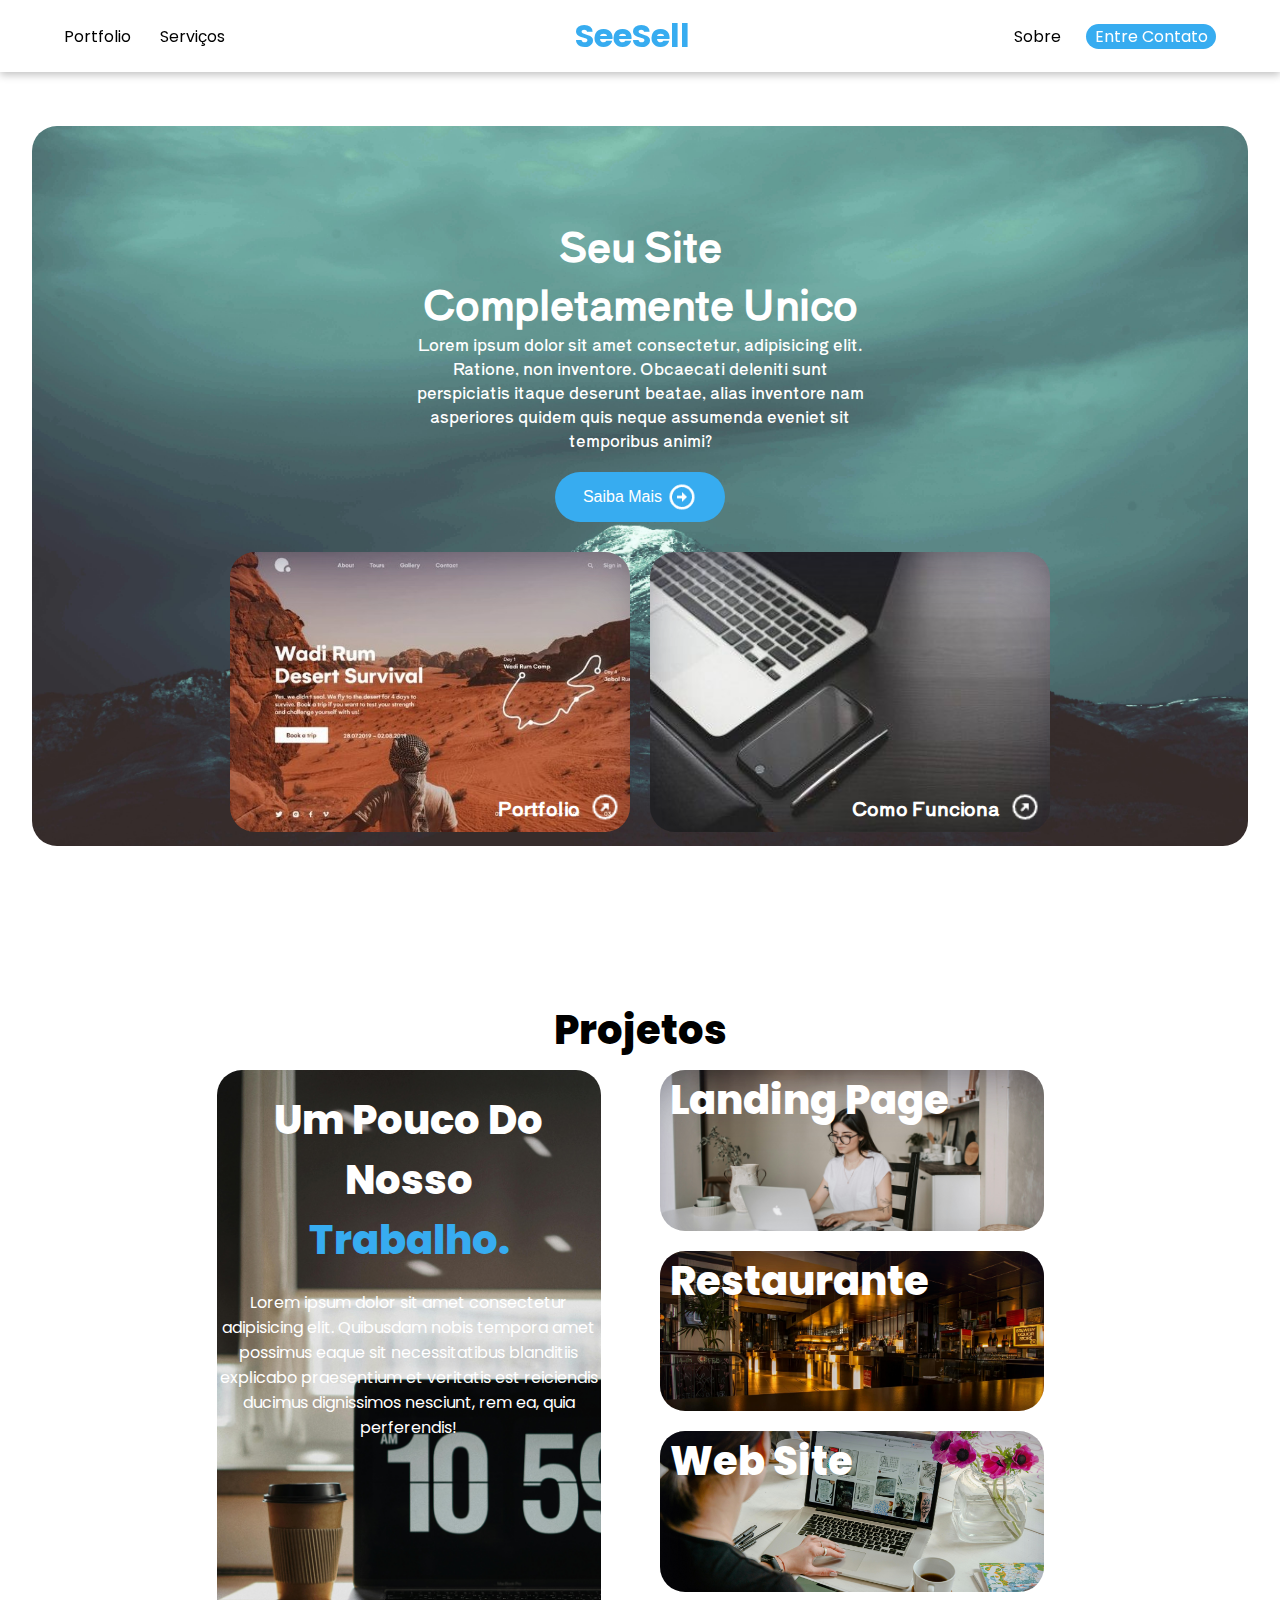
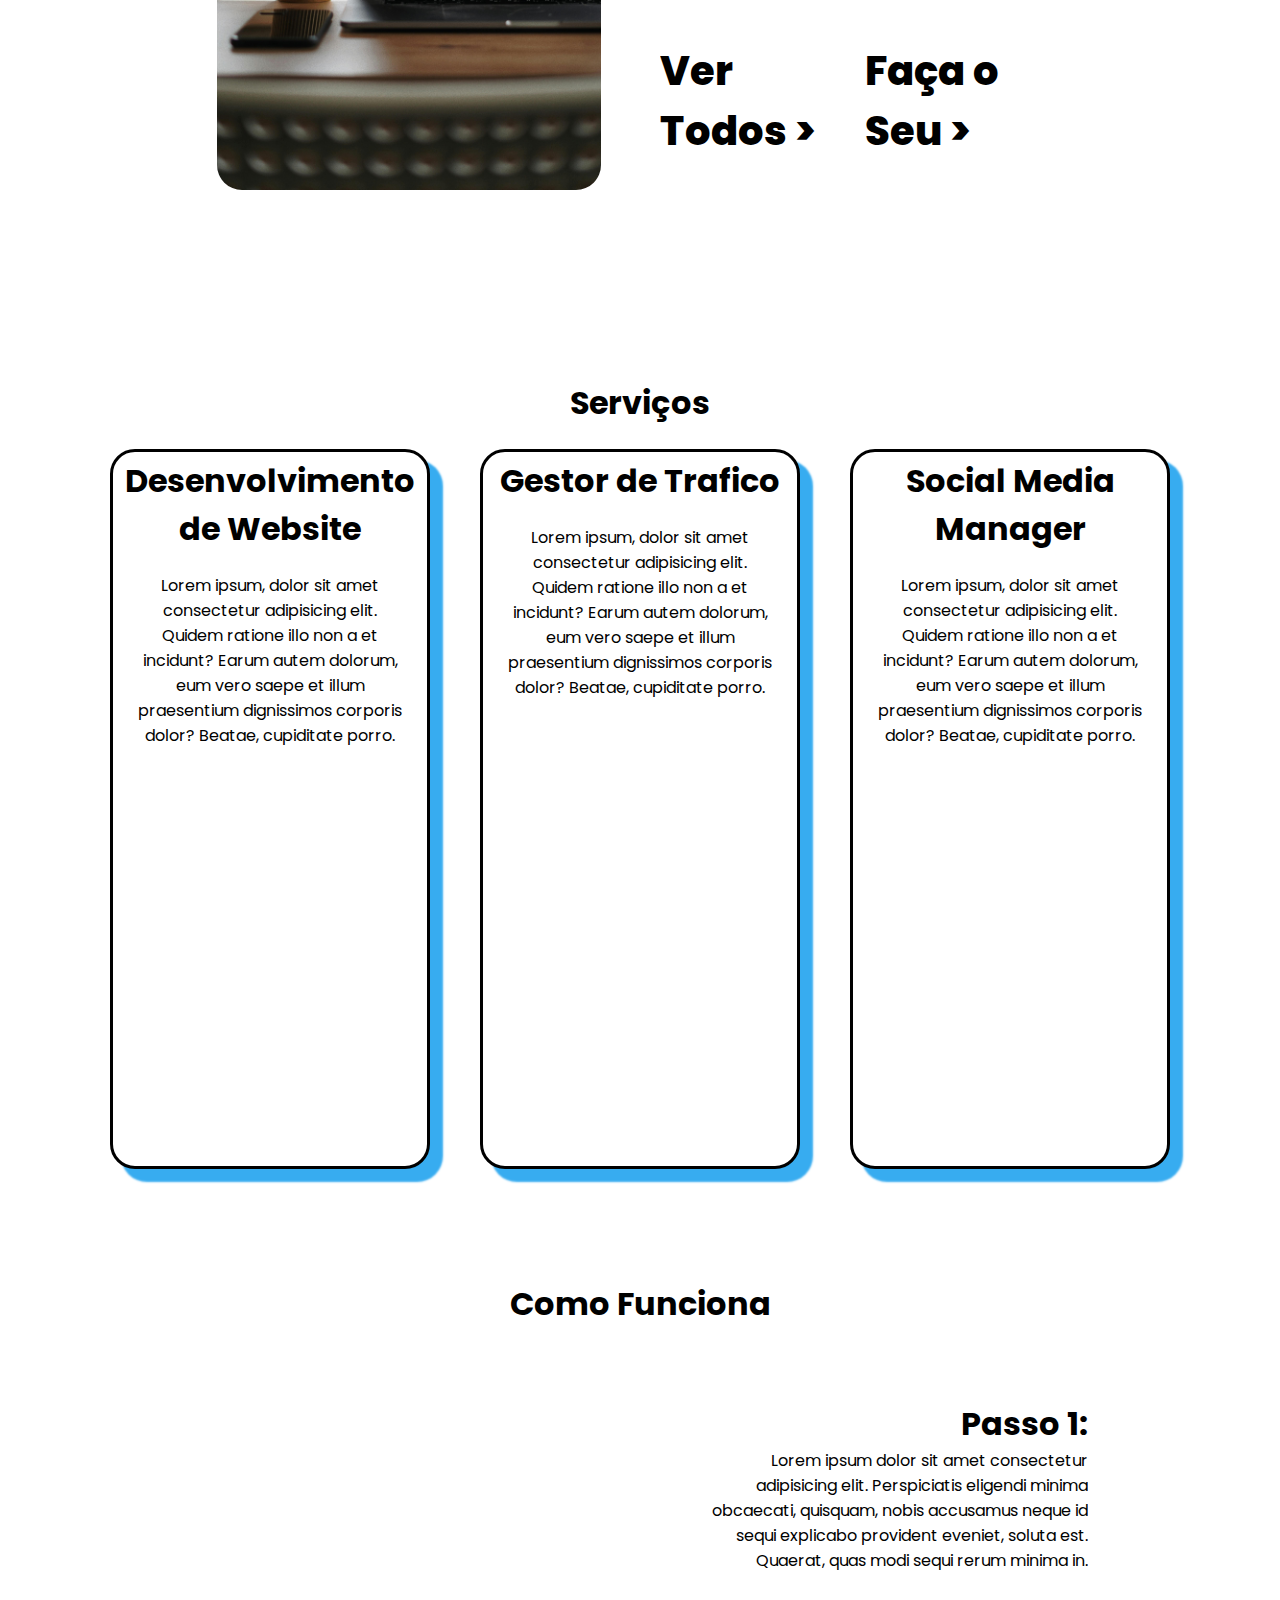
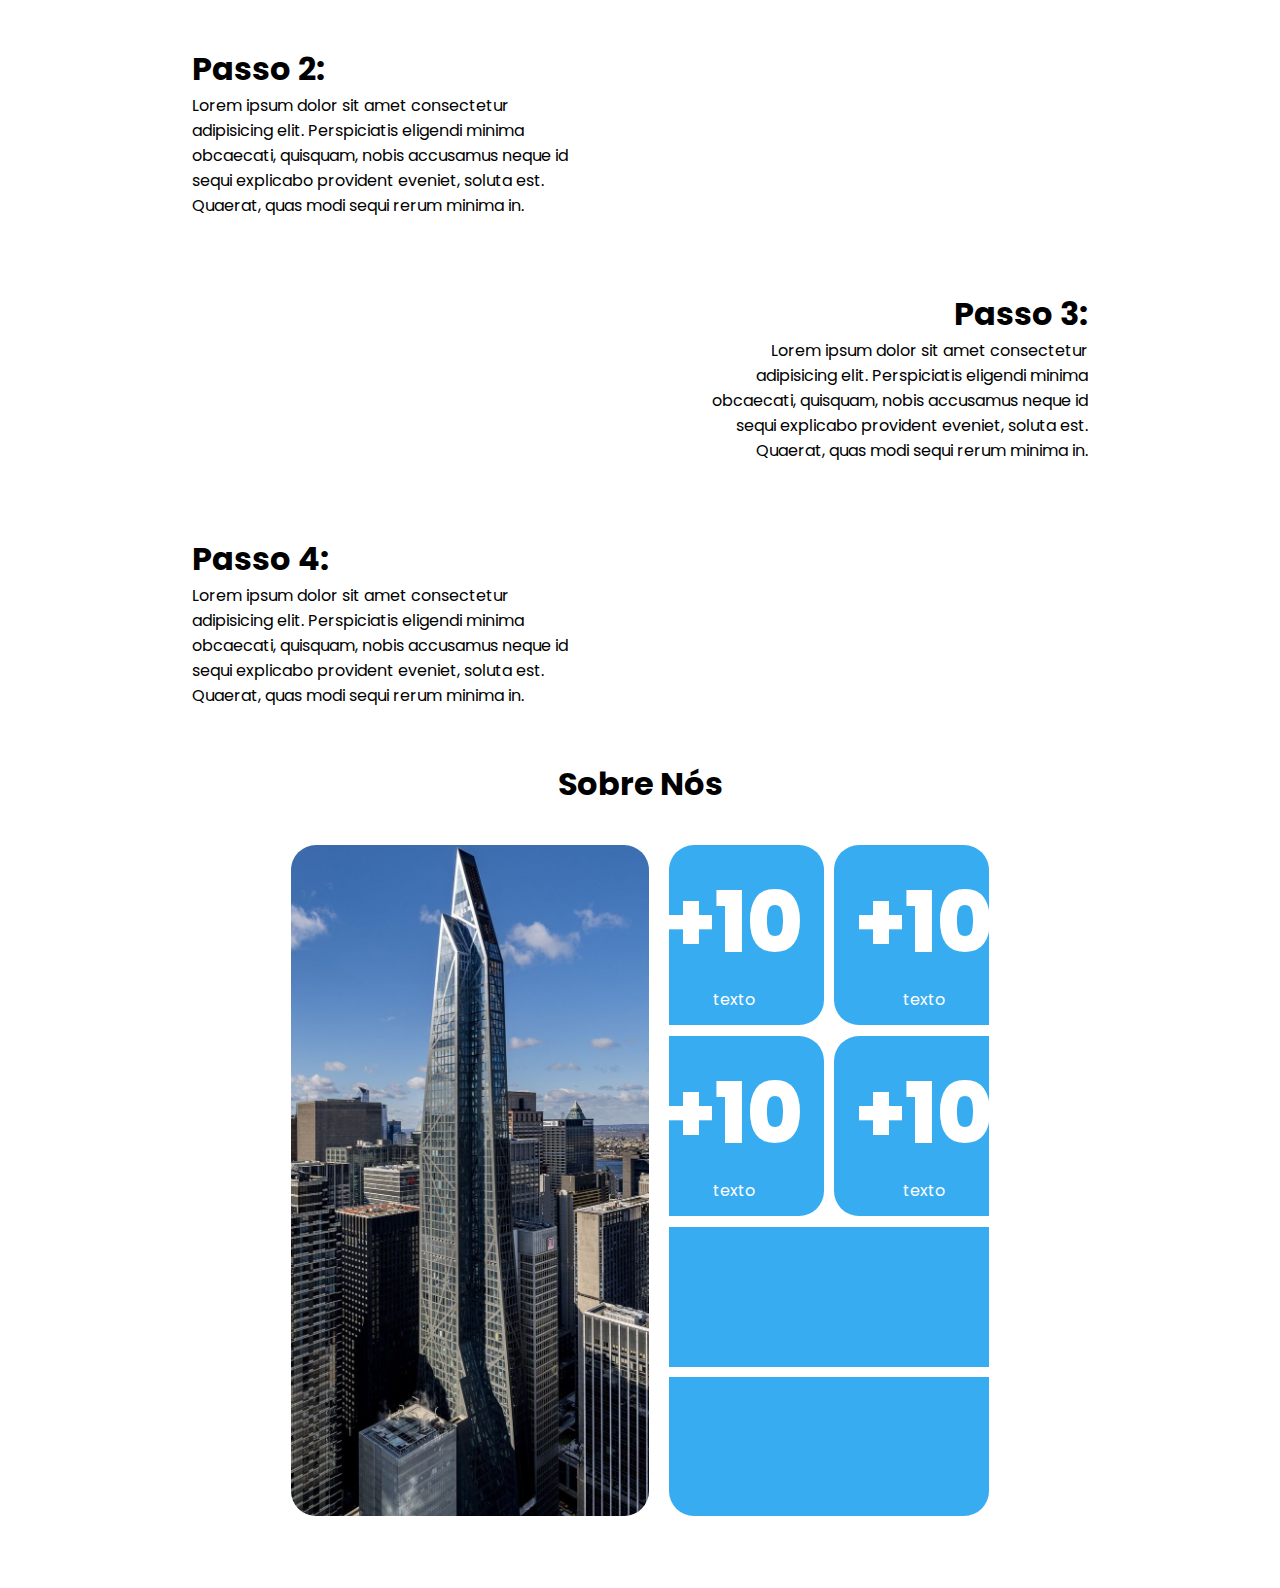
<file: portfolio/index.html>
<!DOCTYPE html>
<html lang="en">
<head>
    <meta charset="UTF-8">
    <meta name="viewport" content="width=device-width, initial-scale=1.0">
    <link rel="preconnect" href="https://fonts.googleapis.com">
    <link rel="preconnect" href="https://fonts.gstatic.com" crossorigin>
    <link href="https://fonts.googleapis.com/css2?family=Poppins:ital,wght@0,100;0,200;0,300;0,400;0,500;0,600;0,700;0,800;0,900;1,100;1,200;1,300;1,400;1,500;1,600;1,700;1,800;1,900&display=swap" rel="stylesheet">
    <link rel="preconnect" href="https://fonts.googleapis.com">
    <link rel="preconnect" href="https://fonts.gstatic.com" crossorigin>
    <link href="https://fonts.googleapis.com/css2?family=Lato:ital,wght@0,100;0,300;0,400;0,700;0,900;1,100;1,300;1,400;1,700;1,900&family=Poppins:ital,wght@0,100;0,200;0,300;0,400;0,500;0,600;0,700;0,800;0,900;1,100;1,200;1,300;1,400;1,500;1,600;1,700;1,800;1,900&family=Shippori+Antique&family=Young+Serif&display=swap" rel="stylesheet">
    <link href='https://unpkg.com/boxicons@2.1.4/css/boxicons.min.css' rel='stylesheet'>
    <link rel="stylesheet" href="./css/style.css">
    <link rel="stylesheet" href="./css/reset.css">
    <title>SeeSell</title>
</head>
<body>
    <div class="home">
        <header>
            <div class="left">
                <a href="#portfolio">Portfolio</a>
                <a href="#servico">Serviços</a>
            </div>
            <div class="center">
                <a href="#seesell"><h1>SeeSell</h1></a>
            </div>
            <div class="right">
                <a href="#sobre">Sobre</a>
                <div class="contato">
                    <a href="">Entre Contato</a>
                </div>
            </div>
        </header>
        <div class="wrap" id="seesell">
            <div class="content">
                <div class="texto">
                    <h1>Seu Site Completamente Unico</h1>
                    <p>Lorem ipsum dolor sit amet consectetur, adipisicing elit. Ratione, non inventore. Obcaecati deleniti sunt perspiciatis itaque deserunt beatae, alias inventore nam asperiores quidem quis neque assumenda eveniet sit temporibus animi?</p>
                    <button>Saiba Mais<img height="30px" src="[data-uri]"/></button>
                </div>
                <div class="imagens">
                    <div class="foto-1">
                        <div class="elemento">
                            <a href="#portfolio"><h3>Portfolio</h3></a>
                            <img height="30px" src="./src/right-top-arrow-circle-regular-24.png">
                        </div>
                    </div>
                    <div class="foto-2">
                        <div class="elemento">
                            <a href="#saiba_mais"><h3>Como Funciona</h3></a>
                            <img height="30px" src="./src/right-top-arrow-circle-regular-24.png">
                        </div>
                    </div>
                </div>
            </div>
        </div>
        
    </div>
    <div class="wrap_port" id="portfolio">
        <h1>Projetos</h1>
        <div class="portfolio">
            <div class="card1">
                <div>
                    <h1>Um Pouco Do Nosso <h1 class="mudar_cor">Trabalho.</h1></h1>
                </div>
                <p>Lorem ipsum dolor sit amet consectetur adipisicing elit. Quibusdam nobis tempora amet possimus eaque sit necessitatibus blanditiis explicabo praesentium et veritatis est reiciendis ducimus dignissimos nesciunt, rem ea, quia perferendis!</p>
            </div>
            <div class="card2">
                <div class="landing">
                    <div class="title">
                        <h1>Landing Page</h1>
                    </div>
                </div>
                <div class="restaurante">
                    <div class="title">
                        <h1>Restaurante</h1>
                    </div>
                </div>
                <div class="web_site">
                    <div class="title">
                        <h1>Web Site</h1>
                    </div>
                </div>
                <div class="divisoes">
                    <div class="buttton">
                        <div>
                            <h1>
                                Ver Todos >
                            </h1>
                        </div>
                    </div>
                    <div class="buttton">
                        <div>
                            <h1>
                                Faça o Seu >
                            </h1>
                        </div>
                    </div>
                </div>
            </div>
            <div class="card-demonstracao">
                <div class="lado1">
                    <div class="card">
                        <div class="img">
                          <div class="save">
                            <svg class="svg" width="683" height="683" viewBox="0 0 683 683" fill="none" xmlns="http://www.w3.org/2000/svg">
                                <g clip-path="url(#clip0_993_25)">
                                <mask id="mask0_993_25" style="mask-type:luminance" maskUnits="userSpaceOnUse" x="0" y="0" width="683" height="683">
                                <path d="M0 -0.00012207H682.667V682.667H0V-0.00012207Z" fill="white"></path>
                                </mask>
                                <g mask="url(#mask0_993_25)">
                                <path d="M148.535 19.9999C137.179 19.9999 126.256 24.5092 118.223 32.5532C110.188 40.5866 105.689 51.4799 105.689 62.8439V633.382C105.689 649.556 118.757 662.667 134.931 662.667H135.039C143.715 662.667 151.961 659.218 158.067 653.09C186.451 624.728 270.212 540.966 304.809 506.434C314.449 496.741 327.623 491.289 341.335 491.289C355.045 491.289 368.22 496.741 377.859 506.434C412.563 541.074 496.752 625.242 524.816 653.348C530.813 659.314 538.845 662.667 547.308 662.667C563.697 662.667 576.979 649.395 576.979 633.019V62.8439C576.979 51.4799 572.48 40.5866 564.447 32.5532C556.412 24.5092 545.489 19.9999 534.133 19.9999H148.535Z" stroke="#CED8DE" stroke-width="40" stroke-miterlimit="10" stroke-linecap="round" stroke-linejoin="round"></path>
                                </g>
                                </g>
                                <defs>
                                <clipPath id="clip0_993_25">
                                <rect width="682.667" height="682.667" fill="white"></rect>
                                </clipPath>
                                </defs>
                            </svg>
                          </div>
                        </div>
                        <div class="text">
                          <p class="h3"> Meeting </p>
                        </div>
                    </div>
                    <div class="card">
                        <div class="img">
                          <div class="save">
                            <svg class="svg" width="683" height="683" viewBox="0 0 683 683" fill="none" xmlns="http://www.w3.org/2000/svg">
                                <g clip-path="url(#clip0_993_25)">
                                <mask id="mask0_993_25" style="mask-type:luminance" maskUnits="userSpaceOnUse" x="0" y="0" width="683" height="683">
                                <path d="M0 -0.00012207H682.667V682.667H0V-0.00012207Z" fill="white"></path>
                                </mask>
                                <g mask="url(#mask0_993_25)">
                                <path d="M148.535 19.9999C137.179 19.9999 126.256 24.5092 118.223 32.5532C110.188 40.5866 105.689 51.4799 105.689 62.8439V633.382C105.689 649.556 118.757 662.667 134.931 662.667H135.039C143.715 662.667 151.961 659.218 158.067 653.09C186.451 624.728 270.212 540.966 304.809 506.434C314.449 496.741 327.623 491.289 341.335 491.289C355.045 491.289 368.22 496.741 377.859 506.434C412.563 541.074 496.752 625.242 524.816 653.348C530.813 659.314 538.845 662.667 547.308 662.667C563.697 662.667 576.979 649.395 576.979 633.019V62.8439C576.979 51.4799 572.48 40.5866 564.447 32.5532C556.412 24.5092 545.489 19.9999 534.133 19.9999H148.535Z" stroke="#CED8DE" stroke-width="40" stroke-miterlimit="10" stroke-linecap="round" stroke-linejoin="round"></path>
                                </g>
                                </g>
                                <defs>
                                <clipPath id="clip0_993_25">
                                <rect width="682.667" height="682.667" fill="white"></rect>
                                </clipPath>
                                </defs>
                            </svg>
                          </div>
                        </div>
                        <div class="text">
                          <p class="h3"> Meeting your Colleagues </p>
                        </div>
                    </div>
                    <div class="card">
                        <div class="img">
                          <div class="save">
                            <svg class="svg" width="683" height="683" viewBox="0 0 683 683" fill="none" xmlns="http://www.w3.org/2000/svg">
                                <g clip-path="url(#clip0_993_25)">
                                <mask id="mask0_993_25" style="mask-type:luminance" maskUnits="userSpaceOnUse" x="0" y="0" width="683" height="683">
                                <path d="M0 -0.00012207H682.667V682.667H0V-0.00012207Z" fill="white"></path>
                                </mask>
                                <g mask="url(#mask0_993_25)">
                                <path d="M148.535 19.9999C137.179 19.9999 126.256 24.5092 118.223 32.5532C110.188 40.5866 105.689 51.4799 105.689 62.8439V633.382C105.689 649.556 118.757 662.667 134.931 662.667H135.039C143.715 662.667 151.961 659.218 158.067 653.09C186.451 624.728 270.212 540.966 304.809 506.434C314.449 496.741 327.623 491.289 341.335 491.289C355.045 491.289 368.22 496.741 377.859 506.434C412.563 541.074 496.752 625.242 524.816 653.348C530.813 659.314 538.845 662.667 547.308 662.667C563.697 662.667 576.979 649.395 576.979 633.019V62.8439C576.979 51.4799 572.48 40.5866 564.447 32.5532C556.412 24.5092 545.489 19.9999 534.133 19.9999H148.535Z" stroke="#CED8DE" stroke-width="40" stroke-miterlimit="10" stroke-linecap="round" stroke-linejoin="round"></path>
                                </g>
                                </g>
                                <defs>
                                <clipPath id="clip0_993_25">
                                <rect width="682.667" height="682.667" fill="white"></rect>
                                </clipPath>
                                </defs>
                            </svg>
                          </div>
                        </div>
                        <div class="text">
                          <p class="h3"> Meeting your Colleagues </p>
                        </div>
                    </div>
                </div>
                <div class="lado1">
                    <div class="card">
                        <div class="img">
                          <div class="save">
                            <svg class="svg" width="683" height="683" viewBox="0 0 683 683" fill="none" xmlns="http://www.w3.org/2000/svg">
                                <g clip-path="url(#clip0_993_25)">
                                <mask id="mask0_993_25" style="mask-type:luminance" maskUnits="userSpaceOnUse" x="0" y="0" width="683" height="683">
                                <path d="M0 -0.00012207H682.667V682.667H0V-0.00012207Z" fill="white"></path>
                                </mask>
                                <g mask="url(#mask0_993_25)">
                                <path d="M148.535 19.9999C137.179 19.9999 126.256 24.5092 118.223 32.5532C110.188 40.5866 105.689 51.4799 105.689 62.8439V633.382C105.689 649.556 118.757 662.667 134.931 662.667H135.039C143.715 662.667 151.961 659.218 158.067 653.09C186.451 624.728 270.212 540.966 304.809 506.434C314.449 496.741 327.623 491.289 341.335 491.289C355.045 491.289 368.22 496.741 377.859 506.434C412.563 541.074 496.752 625.242 524.816 653.348C530.813 659.314 538.845 662.667 547.308 662.667C563.697 662.667 576.979 649.395 576.979 633.019V62.8439C576.979 51.4799 572.48 40.5866 564.447 32.5532C556.412 24.5092 545.489 19.9999 534.133 19.9999H148.535Z" stroke="#CED8DE" stroke-width="40" stroke-miterlimit="10" stroke-linecap="round" stroke-linejoin="round"></path>
                                </g>
                                </g>
                                <defs>
                                <clipPath id="clip0_993_25">
                                <rect width="682.667" height="682.667" fill="white"></rect>
                                </clipPath>
                                </defs>
                            </svg>
                          </div>
                        </div>
                        <div class="text">
                          <p class="h3"> Meeting your Colleagues </p>
                        </div>
                    </div>
                    <div class="card">
                        <div class="img">
                          <div class="save">
                            <svg class="svg" width="683" height="683" viewBox="0 0 683 683" fill="none" xmlns="http://www.w3.org/2000/svg">
                                <g clip-path="url(#clip0_993_25)">
                                <mask id="mask0_993_25" style="mask-type:luminance" maskUnits="userSpaceOnUse" x="0" y="0" width="683" height="683">
                                <path d="M0 -0.00012207H682.667V682.667H0V-0.00012207Z" fill="white"></path>
                                </mask>
                                <g mask="url(#mask0_993_25)">
                                <path d="M148.535 19.9999C137.179 19.9999 126.256 24.5092 118.223 32.5532C110.188 40.5866 105.689 51.4799 105.689 62.8439V633.382C105.689 649.556 118.757 662.667 134.931 662.667H135.039C143.715 662.667 151.961 659.218 158.067 653.09C186.451 624.728 270.212 540.966 304.809 506.434C314.449 496.741 327.623 491.289 341.335 491.289C355.045 491.289 368.22 496.741 377.859 506.434C412.563 541.074 496.752 625.242 524.816 653.348C530.813 659.314 538.845 662.667 547.308 662.667C563.697 662.667 576.979 649.395 576.979 633.019V62.8439C576.979 51.4799 572.48 40.5866 564.447 32.5532C556.412 24.5092 545.489 19.9999 534.133 19.9999H148.535Z" stroke="#CED8DE" stroke-width="40" stroke-miterlimit="10" stroke-linecap="round" stroke-linejoin="round"></path>
                                </g>
                                </g>
                                <defs>
                                <clipPath id="clip0_993_25">
                                <rect width="682.667" height="682.667" fill="white"></rect>
                                </clipPath>
                                </defs>
                            </svg>
                          </div>
                        </div>
                        <div class="text">
                          <p class="h3"> Meeting your Colleagues </p>
                        </div>
                    </div>
                    <div class="card">
                        <div class="img">
                          <div class="save">
                            <svg class="svg" width="683" height="683" viewBox="0 0 683 683" fill="none" xmlns="http://www.w3.org/2000/svg">
                                <g clip-path="url(#clip0_993_25)">
                                <mask id="mask0_993_25" style="mask-type:luminance" maskUnits="userSpaceOnUse" x="0" y="0" width="683" height="683">
                                <path d="M0 -0.00012207H682.667V682.667H0V-0.00012207Z" fill="white"></path>
                                </mask>
                                <g mask="url(#mask0_993_25)">
                                <path d="M148.535 19.9999C137.179 19.9999 126.256 24.5092 118.223 32.5532C110.188 40.5866 105.689 51.4799 105.689 62.8439V633.382C105.689 649.556 118.757 662.667 134.931 662.667H135.039C143.715 662.667 151.961 659.218 158.067 653.09C186.451 624.728 270.212 540.966 304.809 506.434C314.449 496.741 327.623 491.289 341.335 491.289C355.045 491.289 368.22 496.741 377.859 506.434C412.563 541.074 496.752 625.242 524.816 653.348C530.813 659.314 538.845 662.667 547.308 662.667C563.697 662.667 576.979 649.395 576.979 633.019V62.8439C576.979 51.4799 572.48 40.5866 564.447 32.5532C556.412 24.5092 545.489 19.9999 534.133 19.9999H148.535Z" stroke="#CED8DE" stroke-width="40" stroke-miterlimit="10" stroke-linecap="round" stroke-linejoin="round"></path>
                                </g>
                                </g>
                                <defs>
                                <clipPath id="clip0_993_25">
                                <rect width="682.667" height="682.667" fill="white"></rect>
                                </clipPath>
                                </defs>
                            </svg>
                          </div>
                        </div>
                        <div class="text">
                          <p class="h3"> Meeting your Colleagues </p>
                        </div>
                    </div>
                </div>
            </div>
            <div class="card-demonstracao2">
                <div class="lado1">
                    <div class="card">
                        <div class="img">
                          <div class="save">
                            <svg class="svg" width="683" height="683" viewBox="0 0 683 683" fill="none" xmlns="http://www.w3.org/2000/svg">
                                <g clip-path="url(#clip0_993_25)">
                                <mask id="mask0_993_25" style="mask-type:luminance" maskUnits="userSpaceOnUse" x="0" y="0" width="683" height="683">
                                <path d="M0 -0.00012207H682.667V682.667H0V-0.00012207Z" fill="white"></path>
                                </mask>
                                <g mask="url(#mask0_993_25)">
                                <path d="M148.535 19.9999C137.179 19.9999 126.256 24.5092 118.223 32.5532C110.188 40.5866 105.689 51.4799 105.689 62.8439V633.382C105.689 649.556 118.757 662.667 134.931 662.667H135.039C143.715 662.667 151.961 659.218 158.067 653.09C186.451 624.728 270.212 540.966 304.809 506.434C314.449 496.741 327.623 491.289 341.335 491.289C355.045 491.289 368.22 496.741 377.859 506.434C412.563 541.074 496.752 625.242 524.816 653.348C530.813 659.314 538.845 662.667 547.308 662.667C563.697 662.667 576.979 649.395 576.979 633.019V62.8439C576.979 51.4799 572.48 40.5866 564.447 32.5532C556.412 24.5092 545.489 19.9999 534.133 19.9999H148.535Z" stroke="#CED8DE" stroke-width="40" stroke-miterlimit="10" stroke-linecap="round" stroke-linejoin="round"></path>
                                </g>
                                </g>
                                <defs>
                                <clipPath id="clip0_993_25">
                                <rect width="682.667" height="682.667" fill="white"></rect>
                                </clipPath>
                                </defs>
                            </svg>
                          </div>
                        </div>
                        <div class="text">
                          <p class="h3"> your</p>
                        </div>
                    </div>
                    <div class="card">
                        <div class="img">
                          <div class="save">
                            <svg class="svg" width="683" height="683" viewBox="0 0 683 683" fill="none" xmlns="http://www.w3.org/2000/svg">
                                <g clip-path="url(#clip0_993_25)">
                                <mask id="mask0_993_25" style="mask-type:luminance" maskUnits="userSpaceOnUse" x="0" y="0" width="683" height="683">
                                <path d="M0 -0.00012207H682.667V682.667H0V-0.00012207Z" fill="white"></path>
                                </mask>
                                <g mask="url(#mask0_993_25)">
                                <path d="M148.535 19.9999C137.179 19.9999 126.256 24.5092 118.223 32.5532C110.188 40.5866 105.689 51.4799 105.689 62.8439V633.382C105.689 649.556 118.757 662.667 134.931 662.667H135.039C143.715 662.667 151.961 659.218 158.067 653.09C186.451 624.728 270.212 540.966 304.809 506.434C314.449 496.741 327.623 491.289 341.335 491.289C355.045 491.289 368.22 496.741 377.859 506.434C412.563 541.074 496.752 625.242 524.816 653.348C530.813 659.314 538.845 662.667 547.308 662.667C563.697 662.667 576.979 649.395 576.979 633.019V62.8439C576.979 51.4799 572.48 40.5866 564.447 32.5532C556.412 24.5092 545.489 19.9999 534.133 19.9999H148.535Z" stroke="#CED8DE" stroke-width="40" stroke-miterlimit="10" stroke-linecap="round" stroke-linejoin="round"></path>
                                </g>
                                </g>
                                <defs>
                                <clipPath id="clip0_993_25">
                                <rect width="682.667" height="682.667" fill="white"></rect>
                                </clipPath>
                                </defs>
                            </svg>
                          </div>
                        </div>
                        <div class="text">
                          <p class="h3"> Meeting your Colleagues </p>
                        </div>
                    </div>
                    <div class="card">
                        <div class="img">
                          <div class="save">
                            <svg class="svg" width="683" height="683" viewBox="0 0 683 683" fill="none" xmlns="http://www.w3.org/2000/svg">
                                <g clip-path="url(#clip0_993_25)">
                                <mask id="mask0_993_25" style="mask-type:luminance" maskUnits="userSpaceOnUse" x="0" y="0" width="683" height="683">
                                <path d="M0 -0.00012207H682.667V682.667H0V-0.00012207Z" fill="white"></path>
                                </mask>
                                <g mask="url(#mask0_993_25)">
                                <path d="M148.535 19.9999C137.179 19.9999 126.256 24.5092 118.223 32.5532C110.188 40.5866 105.689 51.4799 105.689 62.8439V633.382C105.689 649.556 118.757 662.667 134.931 662.667H135.039C143.715 662.667 151.961 659.218 158.067 653.09C186.451 624.728 270.212 540.966 304.809 506.434C314.449 496.741 327.623 491.289 341.335 491.289C355.045 491.289 368.22 496.741 377.859 506.434C412.563 541.074 496.752 625.242 524.816 653.348C530.813 659.314 538.845 662.667 547.308 662.667C563.697 662.667 576.979 649.395 576.979 633.019V62.8439C576.979 51.4799 572.48 40.5866 564.447 32.5532C556.412 24.5092 545.489 19.9999 534.133 19.9999H148.535Z" stroke="#CED8DE" stroke-width="40" stroke-miterlimit="10" stroke-linecap="round" stroke-linejoin="round"></path>
                                </g>
                                </g>
                                <defs>
                                <clipPath id="clip0_993_25">
                                <rect width="682.667" height="682.667" fill="white"></rect>
                                </clipPath>
                                </defs>
                            </svg>
                          </div>
                        </div>
                        <div class="text">
                          <p class="h3"> Meeting your Colleagues </p>
                        </div>
                    </div>
                </div>
                <div class="lado1">
                    <div class="card">
                        <div class="img">
                          <div class="save">
                            <svg class="svg" width="683" height="683" viewBox="0 0 683 683" fill="none" xmlns="http://www.w3.org/2000/svg">
                                <g clip-path="url(#clip0_993_25)">
                                <mask id="mask0_993_25" style="mask-type:luminance" maskUnits="userSpaceOnUse" x="0" y="0" width="683" height="683">
                                <path d="M0 -0.00012207H682.667V682.667H0V-0.00012207Z" fill="white"></path>
                                </mask>
                                <g mask="url(#mask0_993_25)">
                                <path d="M148.535 19.9999C137.179 19.9999 126.256 24.5092 118.223 32.5532C110.188 40.5866 105.689 51.4799 105.689 62.8439V633.382C105.689 649.556 118.757 662.667 134.931 662.667H135.039C143.715 662.667 151.961 659.218 158.067 653.09C186.451 624.728 270.212 540.966 304.809 506.434C314.449 496.741 327.623 491.289 341.335 491.289C355.045 491.289 368.22 496.741 377.859 506.434C412.563 541.074 496.752 625.242 524.816 653.348C530.813 659.314 538.845 662.667 547.308 662.667C563.697 662.667 576.979 649.395 576.979 633.019V62.8439C576.979 51.4799 572.48 40.5866 564.447 32.5532C556.412 24.5092 545.489 19.9999 534.133 19.9999H148.535Z" stroke="#CED8DE" stroke-width="40" stroke-miterlimit="10" stroke-linecap="round" stroke-linejoin="round"></path>
                                </g>
                                </g>
                                <defs>
                                <clipPath id="clip0_993_25">
                                <rect width="682.667" height="682.667" fill="white"></rect>
                                </clipPath>
                                </defs>
                            </svg>
                          </div>
                        </div>
                        <div class="text">
                          <p class="h3"> Meeting your Colleagues </p>
                        </div>
                    </div>
                    <div class="card">
                        <div class="img">
                          <div class="save">
                            <svg class="svg" width="683" height="683" viewBox="0 0 683 683" fill="none" xmlns="http://www.w3.org/2000/svg">
                                <g clip-path="url(#clip0_993_25)">
                                <mask id="mask0_993_25" style="mask-type:luminance" maskUnits="userSpaceOnUse" x="0" y="0" width="683" height="683">
                                <path d="M0 -0.00012207H682.667V682.667H0V-0.00012207Z" fill="white"></path>
                                </mask>
                                <g mask="url(#mask0_993_25)">
                                <path d="M148.535 19.9999C137.179 19.9999 126.256 24.5092 118.223 32.5532C110.188 40.5866 105.689 51.4799 105.689 62.8439V633.382C105.689 649.556 118.757 662.667 134.931 662.667H135.039C143.715 662.667 151.961 659.218 158.067 653.09C186.451 624.728 270.212 540.966 304.809 506.434C314.449 496.741 327.623 491.289 341.335 491.289C355.045 491.289 368.22 496.741 377.859 506.434C412.563 541.074 496.752 625.242 524.816 653.348C530.813 659.314 538.845 662.667 547.308 662.667C563.697 662.667 576.979 649.395 576.979 633.019V62.8439C576.979 51.4799 572.48 40.5866 564.447 32.5532C556.412 24.5092 545.489 19.9999 534.133 19.9999H148.535Z" stroke="#CED8DE" stroke-width="40" stroke-miterlimit="10" stroke-linecap="round" stroke-linejoin="round"></path>
                                </g>
                                </g>
                                <defs>
                                <clipPath id="clip0_993_25">
                                <rect width="682.667" height="682.667" fill="white"></rect>
                                </clipPath>
                                </defs>
                            </svg>
                          </div>
                        </div>
                        <div class="text">
                          <p class="h3"> Meeting your Colleagues </p>
                        </div>
                    </div>
                    <div class="card">
                        <div class="img">
                          <div class="save">
                            <svg class="svg" width="683" height="683" viewBox="0 0 683 683" fill="none" xmlns="http://www.w3.org/2000/svg">
                                <g clip-path="url(#clip0_993_25)">
                                <mask id="mask0_993_25" style="mask-type:luminance" maskUnits="userSpaceOnUse" x="0" y="0" width="683" height="683">
                                <path d="M0 -0.00012207H682.667V682.667H0V-0.00012207Z" fill="white"></path>
                                </mask>
                                <g mask="url(#mask0_993_25)">
                                <path d="M148.535 19.9999C137.179 19.9999 126.256 24.5092 118.223 32.5532C110.188 40.5866 105.689 51.4799 105.689 62.8439V633.382C105.689 649.556 118.757 662.667 134.931 662.667H135.039C143.715 662.667 151.961 659.218 158.067 653.09C186.451 624.728 270.212 540.966 304.809 506.434C314.449 496.741 327.623 491.289 341.335 491.289C355.045 491.289 368.22 496.741 377.859 506.434C412.563 541.074 496.752 625.242 524.816 653.348C530.813 659.314 538.845 662.667 547.308 662.667C563.697 662.667 576.979 649.395 576.979 633.019V62.8439C576.979 51.4799 572.48 40.5866 564.447 32.5532C556.412 24.5092 545.489 19.9999 534.133 19.9999H148.535Z" stroke="#CED8DE" stroke-width="40" stroke-miterlimit="10" stroke-linecap="round" stroke-linejoin="round"></path>
                                </g>
                                </g>
                                <defs>
                                <clipPath id="clip0_993_25">
                                <rect width="682.667" height="682.667" fill="white"></rect>
                                </clipPath>
                                </defs>
                            </svg>
                          </div>
                        </div>
                        <div class="text">
                          <p class="h3"> Meeting your Colleagues </p>
                        </div>
                    </div>
                </div>
            </div>
            <div class="card-demonstracao3">
                <div class="lado1">
                    <div class="card">
                        <div class="img">
                          <div class="save">
                            <svg class="svg" width="683" height="683" viewBox="0 0 683 683" fill="none" xmlns="http://www.w3.org/2000/svg">
                                <g clip-path="url(#clip0_993_25)">
                                <mask id="mask0_993_25" style="mask-type:luminance" maskUnits="userSpaceOnUse" x="0" y="0" width="683" height="683">
                                <path d="M0 -0.00012207H682.667V682.667H0V-0.00012207Z" fill="white"></path>
                                </mask>
                                <g mask="url(#mask0_993_25)">
                                <path d="M148.535 19.9999C137.179 19.9999 126.256 24.5092 118.223 32.5532C110.188 40.5866 105.689 51.4799 105.689 62.8439V633.382C105.689 649.556 118.757 662.667 134.931 662.667H135.039C143.715 662.667 151.961 659.218 158.067 653.09C186.451 624.728 270.212 540.966 304.809 506.434C314.449 496.741 327.623 491.289 341.335 491.289C355.045 491.289 368.22 496.741 377.859 506.434C412.563 541.074 496.752 625.242 524.816 653.348C530.813 659.314 538.845 662.667 547.308 662.667C563.697 662.667 576.979 649.395 576.979 633.019V62.8439C576.979 51.4799 572.48 40.5866 564.447 32.5532C556.412 24.5092 545.489 19.9999 534.133 19.9999H148.535Z" stroke="#CED8DE" stroke-width="40" stroke-miterlimit="10" stroke-linecap="round" stroke-linejoin="round"></path>
                                </g>
                                </g>
                                <defs>
                                <clipPath id="clip0_993_25">
                                <rect width="682.667" height="682.667" fill="white"></rect>
                                </clipPath>
                                </defs>
                            </svg>
                          </div>
                        </div>
                        <div class="text">
                          <p class="h3">Colleagues </p>
                        </div>
                    </div>
                    <div class="card">
                        <div class="img">
                          <div class="save">
                            <svg class="svg" width="683" height="683" viewBox="0 0 683 683" fill="none" xmlns="http://www.w3.org/2000/svg">
                                <g clip-path="url(#clip0_993_25)">
                                <mask id="mask0_993_25" style="mask-type:luminance" maskUnits="userSpaceOnUse" x="0" y="0" width="683" height="683">
                                <path d="M0 -0.00012207H682.667V682.667H0V-0.00012207Z" fill="white"></path>
                                </mask>
                                <g mask="url(#mask0_993_25)">
                                <path d="M148.535 19.9999C137.179 19.9999 126.256 24.5092 118.223 32.5532C110.188 40.5866 105.689 51.4799 105.689 62.8439V633.382C105.689 649.556 118.757 662.667 134.931 662.667H135.039C143.715 662.667 151.961 659.218 158.067 653.09C186.451 624.728 270.212 540.966 304.809 506.434C314.449 496.741 327.623 491.289 341.335 491.289C355.045 491.289 368.22 496.741 377.859 506.434C412.563 541.074 496.752 625.242 524.816 653.348C530.813 659.314 538.845 662.667 547.308 662.667C563.697 662.667 576.979 649.395 576.979 633.019V62.8439C576.979 51.4799 572.48 40.5866 564.447 32.5532C556.412 24.5092 545.489 19.9999 534.133 19.9999H148.535Z" stroke="#CED8DE" stroke-width="40" stroke-miterlimit="10" stroke-linecap="round" stroke-linejoin="round"></path>
                                </g>
                                </g>
                                <defs>
                                <clipPath id="clip0_993_25">
                                <rect width="682.667" height="682.667" fill="white"></rect>
                                </clipPath>
                                </defs>
                            </svg>
                          </div>
                        </div>
                        <div class="text">
                          <p class="h3"> Meeting your Colleagues </p>
                        </div>
                    </div>
                    <div class="card">
                        <div class="img">
                          <div class="save">
                            <svg class="svg" width="683" height="683" viewBox="0 0 683 683" fill="none" xmlns="http://www.w3.org/2000/svg">
                                <g clip-path="url(#clip0_993_25)">
                                <mask id="mask0_993_25" style="mask-type:luminance" maskUnits="userSpaceOnUse" x="0" y="0" width="683" height="683">
                                <path d="M0 -0.00012207H682.667V682.667H0V-0.00012207Z" fill="white"></path>
                                </mask>
                                <g mask="url(#mask0_993_25)">
                                <path d="M148.535 19.9999C137.179 19.9999 126.256 24.5092 118.223 32.5532C110.188 40.5866 105.689 51.4799 105.689 62.8439V633.382C105.689 649.556 118.757 662.667 134.931 662.667H135.039C143.715 662.667 151.961 659.218 158.067 653.09C186.451 624.728 270.212 540.966 304.809 506.434C314.449 496.741 327.623 491.289 341.335 491.289C355.045 491.289 368.22 496.741 377.859 506.434C412.563 541.074 496.752 625.242 524.816 653.348C530.813 659.314 538.845 662.667 547.308 662.667C563.697 662.667 576.979 649.395 576.979 633.019V62.8439C576.979 51.4799 572.48 40.5866 564.447 32.5532C556.412 24.5092 545.489 19.9999 534.133 19.9999H148.535Z" stroke="#CED8DE" stroke-width="40" stroke-miterlimit="10" stroke-linecap="round" stroke-linejoin="round"></path>
                                </g>
                                </g>
                                <defs>
                                <clipPath id="clip0_993_25">
                                <rect width="682.667" height="682.667" fill="white"></rect>
                                </clipPath>
                                </defs>
                            </svg>
                          </div>
                        </div>
                        <div class="text">
                          <p class="h3"> Meeting your Colleagues </p>
                        </div>
                    </div>
                </div>
                <div class="lado1">
                    <div class="card">
                        <div class="img">
                          <div class="save">
                            <svg class="svg" width="683" height="683" viewBox="0 0 683 683" fill="none" xmlns="http://www.w3.org/2000/svg">
                                <g clip-path="url(#clip0_993_25)">
                                <mask id="mask0_993_25" style="mask-type:luminance" maskUnits="userSpaceOnUse" x="0" y="0" width="683" height="683">
                                <path d="M0 -0.00012207H682.667V682.667H0V-0.00012207Z" fill="white"></path>
                                </mask>
                                <g mask="url(#mask0_993_25)">
                                <path d="M148.535 19.9999C137.179 19.9999 126.256 24.5092 118.223 32.5532C110.188 40.5866 105.689 51.4799 105.689 62.8439V633.382C105.689 649.556 118.757 662.667 134.931 662.667H135.039C143.715 662.667 151.961 659.218 158.067 653.09C186.451 624.728 270.212 540.966 304.809 506.434C314.449 496.741 327.623 491.289 341.335 491.289C355.045 491.289 368.22 496.741 377.859 506.434C412.563 541.074 496.752 625.242 524.816 653.348C530.813 659.314 538.845 662.667 547.308 662.667C563.697 662.667 576.979 649.395 576.979 633.019V62.8439C576.979 51.4799 572.48 40.5866 564.447 32.5532C556.412 24.5092 545.489 19.9999 534.133 19.9999H148.535Z" stroke="#CED8DE" stroke-width="40" stroke-miterlimit="10" stroke-linecap="round" stroke-linejoin="round"></path>
                                </g>
                                </g>
                                <defs>
                                <clipPath id="clip0_993_25">
                                <rect width="682.667" height="682.667" fill="white"></rect>
                                </clipPath>
                                </defs>
                            </svg>
                          </div>
                        </div>
                        <div class="text">
                          <p class="h3"> Meeting your Colleagues </p>
                        </div>
                    </div>
                    <div class="card">
                        <div class="img">
                          <div class="save">
                            <svg class="svg" width="683" height="683" viewBox="0 0 683 683" fill="none" xmlns="http://www.w3.org/2000/svg">
                                <g clip-path="url(#clip0_993_25)">
                                <mask id="mask0_993_25" style="mask-type:luminance" maskUnits="userSpaceOnUse" x="0" y="0" width="683" height="683">
                                <path d="M0 -0.00012207H682.667V682.667H0V-0.00012207Z" fill="white"></path>
                                </mask>
                                <g mask="url(#mask0_993_25)">
                                <path d="M148.535 19.9999C137.179 19.9999 126.256 24.5092 118.223 32.5532C110.188 40.5866 105.689 51.4799 105.689 62.8439V633.382C105.689 649.556 118.757 662.667 134.931 662.667H135.039C143.715 662.667 151.961 659.218 158.067 653.09C186.451 624.728 270.212 540.966 304.809 506.434C314.449 496.741 327.623 491.289 341.335 491.289C355.045 491.289 368.22 496.741 377.859 506.434C412.563 541.074 496.752 625.242 524.816 653.348C530.813 659.314 538.845 662.667 547.308 662.667C563.697 662.667 576.979 649.395 576.979 633.019V62.8439C576.979 51.4799 572.48 40.5866 564.447 32.5532C556.412 24.5092 545.489 19.9999 534.133 19.9999H148.535Z" stroke="#CED8DE" stroke-width="40" stroke-miterlimit="10" stroke-linecap="round" stroke-linejoin="round"></path>
                                </g>
                                </g>
                                <defs>
                                <clipPath id="clip0_993_25">
                                <rect width="682.667" height="682.667" fill="white"></rect>
                                </clipPath>
                                </defs>
                            </svg>
                          </div>
                        </div>
                        <div class="text">
                          <p class="h3"> Meeting your Colleagues </p>
                        </div>
                    </div>
                    <div class="card">
                        <div class="img">
                          <div class="save">
                            <svg class="svg" width="683" height="683" viewBox="0 0 683 683" fill="none" xmlns="http://www.w3.org/2000/svg">
                                <g clip-path="url(#clip0_993_25)">
                                <mask id="mask0_993_25" style="mask-type:luminance" maskUnits="userSpaceOnUse" x="0" y="0" width="683" height="683">
                                <path d="M0 -0.00012207H682.667V682.667H0V-0.00012207Z" fill="white"></path>
                                </mask>
                                <g mask="url(#mask0_993_25)">
                                <path d="M148.535 19.9999C137.179 19.9999 126.256 24.5092 118.223 32.5532C110.188 40.5866 105.689 51.4799 105.689 62.8439V633.382C105.689 649.556 118.757 662.667 134.931 662.667H135.039C143.715 662.667 151.961 659.218 158.067 653.09C186.451 624.728 270.212 540.966 304.809 506.434C314.449 496.741 327.623 491.289 341.335 491.289C355.045 491.289 368.22 496.741 377.859 506.434C412.563 541.074 496.752 625.242 524.816 653.348C530.813 659.314 538.845 662.667 547.308 662.667C563.697 662.667 576.979 649.395 576.979 633.019V62.8439C576.979 51.4799 572.48 40.5866 564.447 32.5532C556.412 24.5092 545.489 19.9999 534.133 19.9999H148.535Z" stroke="#CED8DE" stroke-width="40" stroke-miterlimit="10" stroke-linecap="round" stroke-linejoin="round"></path>
                                </g>
                                </g>
                                <defs>
                                <clipPath id="clip0_993_25">
                                <rect width="682.667" height="682.667" fill="white"></rect>
                                </clipPath>
                                </defs>
                            </svg>
                          </div>
                        </div>
                        <div class="text">
                          <p class="h3"> Meeting your Colleagues </p>
                        </div>
                    </div>
                </div>
            </div>
        </div>
    </div>
    <div class="wrap_Servico" id="servico">
      <h1>Serviços</h1>
      <div class="servico">
        <div class="card">
          <div class="tittle">
            <h1>Desenvolvimento de Website</h1>
          </div>
          <div class="text">
            Lorem ipsum, dolor sit amet consectetur adipisicing elit. Quidem ratione illo non a et incidunt? Earum autem dolorum, eum vero saepe et illum praesentium dignissimos corporis dolor? Beatae, cupiditate porro.
          </div>
        </div>
        <div class="card">
          <div class="tittle">
            <h1>Gestor de Trafico</h1>
          </div>
          <div class="text">
            Lorem ipsum, dolor sit amet consectetur adipisicing elit. Quidem ratione illo non a et incidunt? Earum autem dolorum, eum vero saepe et illum praesentium dignissimos corporis dolor? Beatae, cupiditate porro.
          </div>
        </div>
        <div class="card">
          <div class="tittle">
            <h1>Social Media Manager</h1>
          </div>
          <div class="text">
            Lorem ipsum, dolor sit amet consectetur adipisicing elit. Quidem ratione illo non a et incidunt? Earum autem dolorum, eum vero saepe et illum praesentium dignissimos corporis dolor? Beatae, cupiditate porro.
          </div>
        </div>
      </div>
    </div>
    <div class="wrap_saiba" id="saiba_mais">
      <div class="saiba_mais">
        <h1>Como Funciona</h1>
        <div class="etapa1">
          <div class="text_etapa1">
            <h1>Passo 1:</h1>
            <p>Lorem ipsum dolor sit amet consectetur adipisicing elit. Perspiciatis eligendi minima obcaecati, quisquam, nobis accusamus neque id sequi explicabo provident eveniet, soluta est. Quaerat, quas modi sequi rerum minima in.</p>
          </div>
        </div>
        <div class="etapa2">
          <div class="text_etapa2">
            <h1>Passo 2:</h1>
            <p>Lorem ipsum dolor sit amet consectetur adipisicing elit. Perspiciatis eligendi minima obcaecati, quisquam, nobis accusamus neque id sequi explicabo provident eveniet, soluta est. Quaerat, quas modi sequi rerum minima in.</p>
          </div>
        </div>
        <div class="etapa1">
          <div class="text_etapa1">
            <h1>Passo 3:</h1>
            <p>Lorem ipsum dolor sit amet consectetur adipisicing elit. Perspiciatis eligendi minima obcaecati, quisquam, nobis accusamus neque id sequi explicabo provident eveniet, soluta est. Quaerat, quas modi sequi rerum minima in.</p>
          </div>
        </div>
        <div class="etapa2">
          <div class="text_etapa2">
            <h1>Passo 4:</h1>
            <p>Lorem ipsum dolor sit amet consectetur adipisicing elit. Perspiciatis eligendi minima obcaecati, quisquam, nobis accusamus neque id sequi explicabo provident eveniet, soluta est. Quaerat, quas modi sequi rerum minima in.</p>
          </div>
        </div>
      </div>
    </div>
    <div class="wrap_sobre" id="sobre">
      <h1>Sobre Nós</h1>
      <div class="sobre">
        <div class="about_left">

        </div>
        <div class="about_rigth">
          <div class="about_top">
            <div class="minus">
              <div class="text-blocs">
                <h1>+10</h1>
                <p>texto</p>
              </div>
            </div>
            <div class="minus">
              <div class="text-blocs">
                <h1>+10</h1>
                <p>texto</p>
              </div>
            </div>
          </div>
          <div class="about_top">
            <div class="minus">
              <div class="text-blocs">
                <h1>+10</h1>
                <p>texto</p>
              </div>
            </div>
            <div class="minus">
              <div class="text-blocs">
                <h1>+10</h1>
                <p>texto</p>
              </div>
            </div>
          </div>
          <div class="about_bottom">
            <div class="lateral">

            </div>
            <div class="lateral">

            </div>
          </div>
        </div>
      </div>
    </div>
  <script src="script.js"></script>
</body>
</html>
</file>
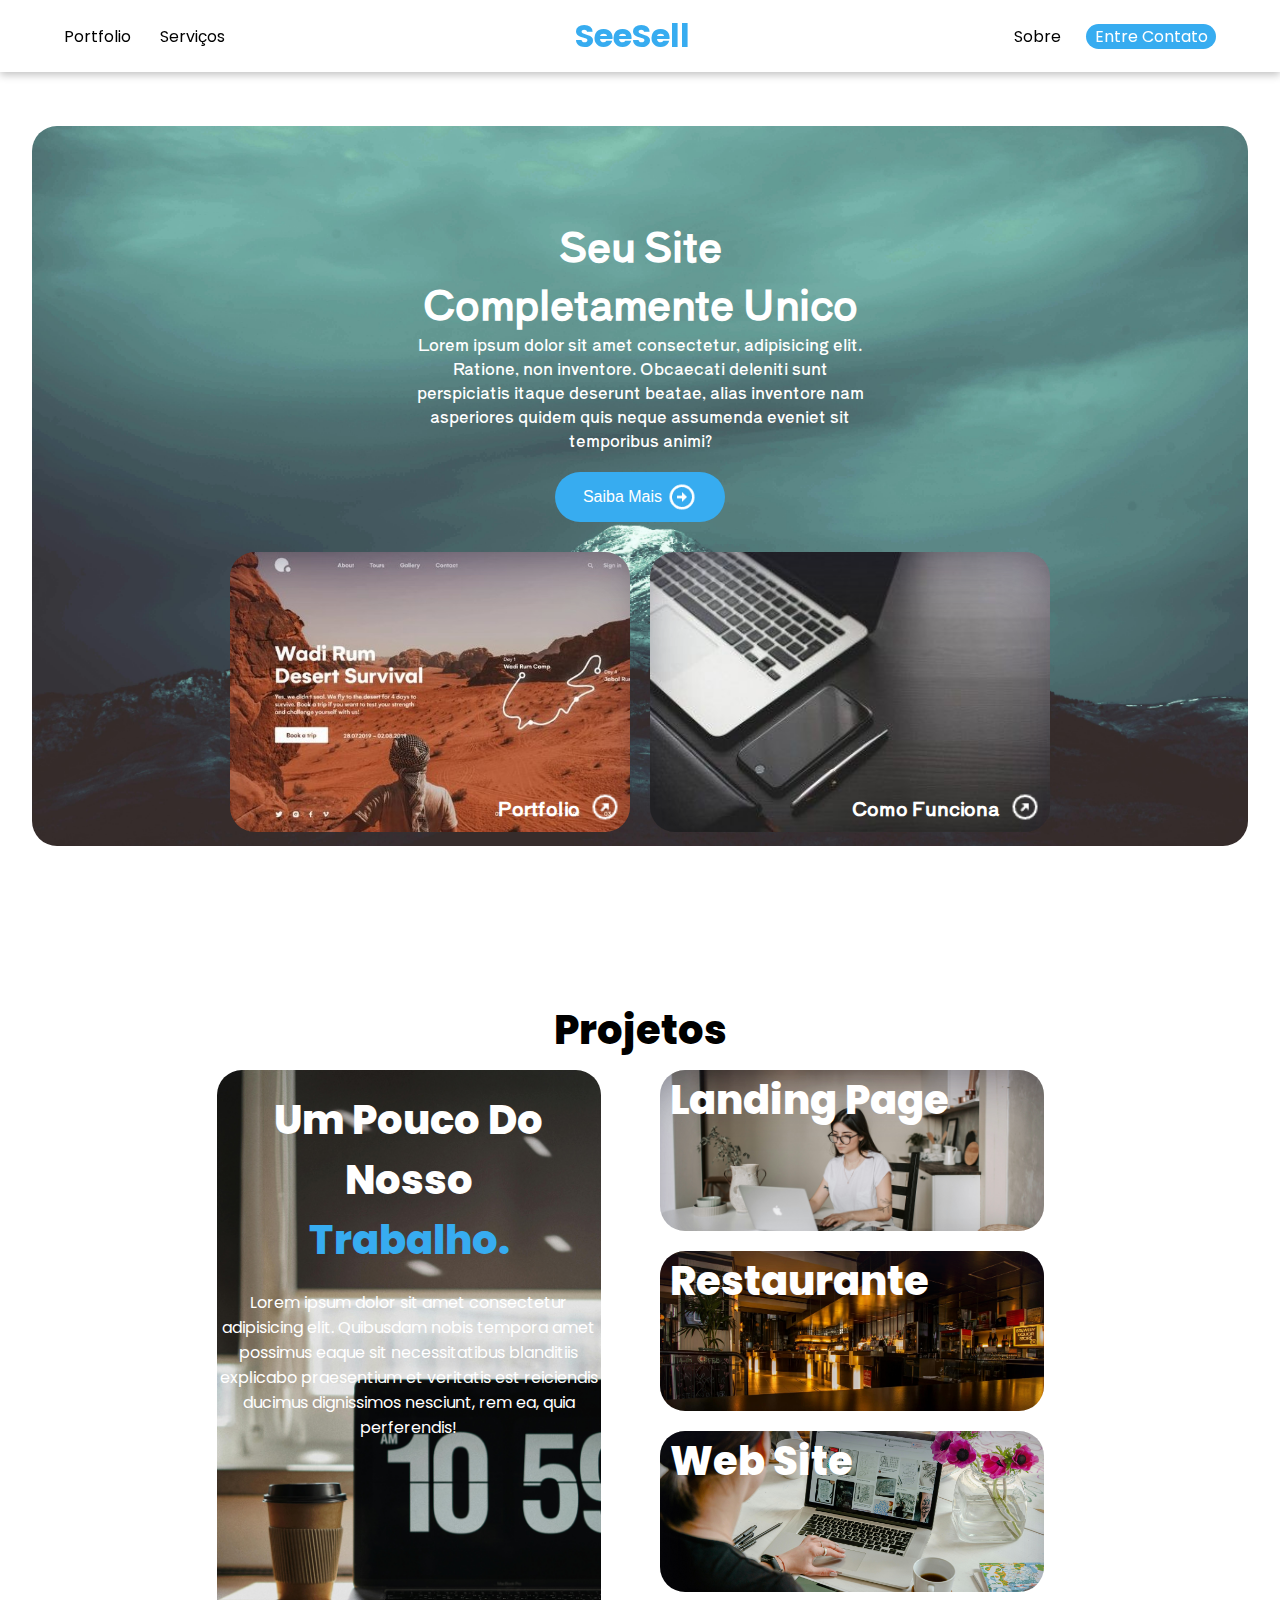
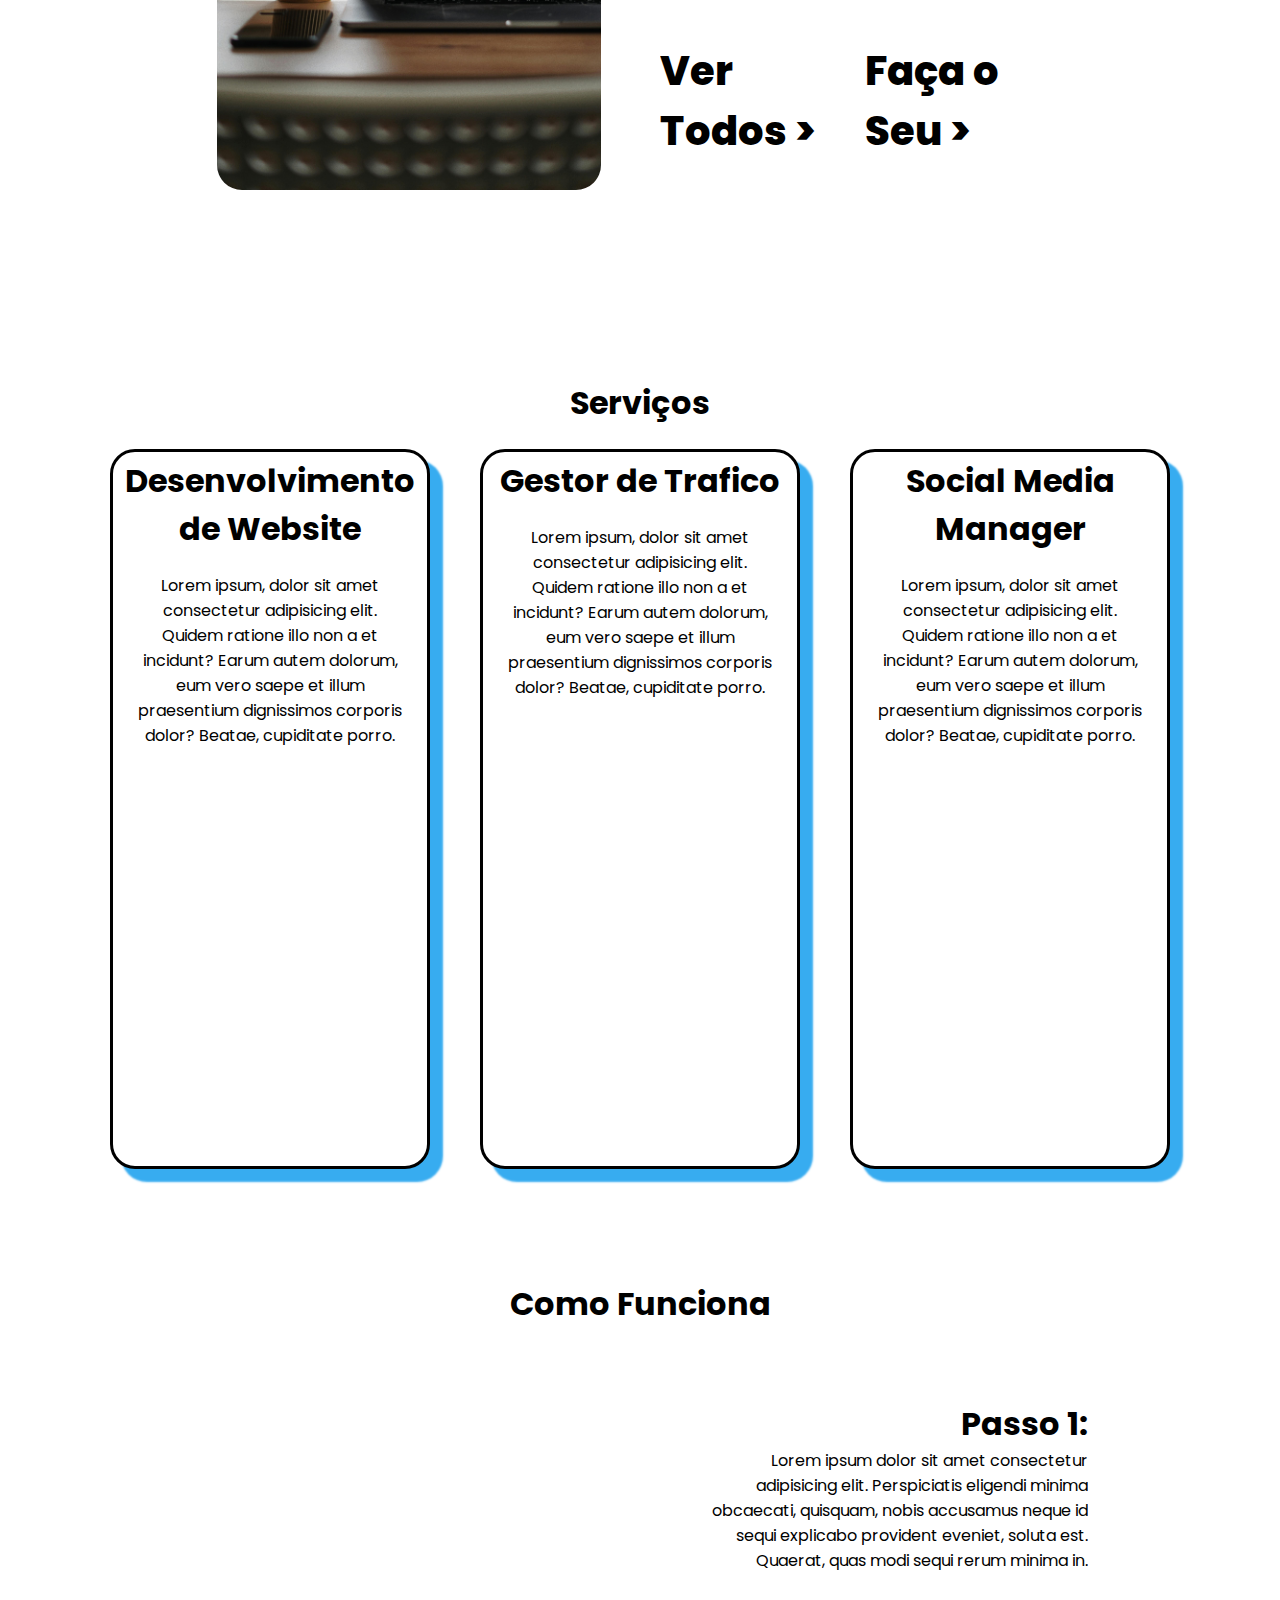
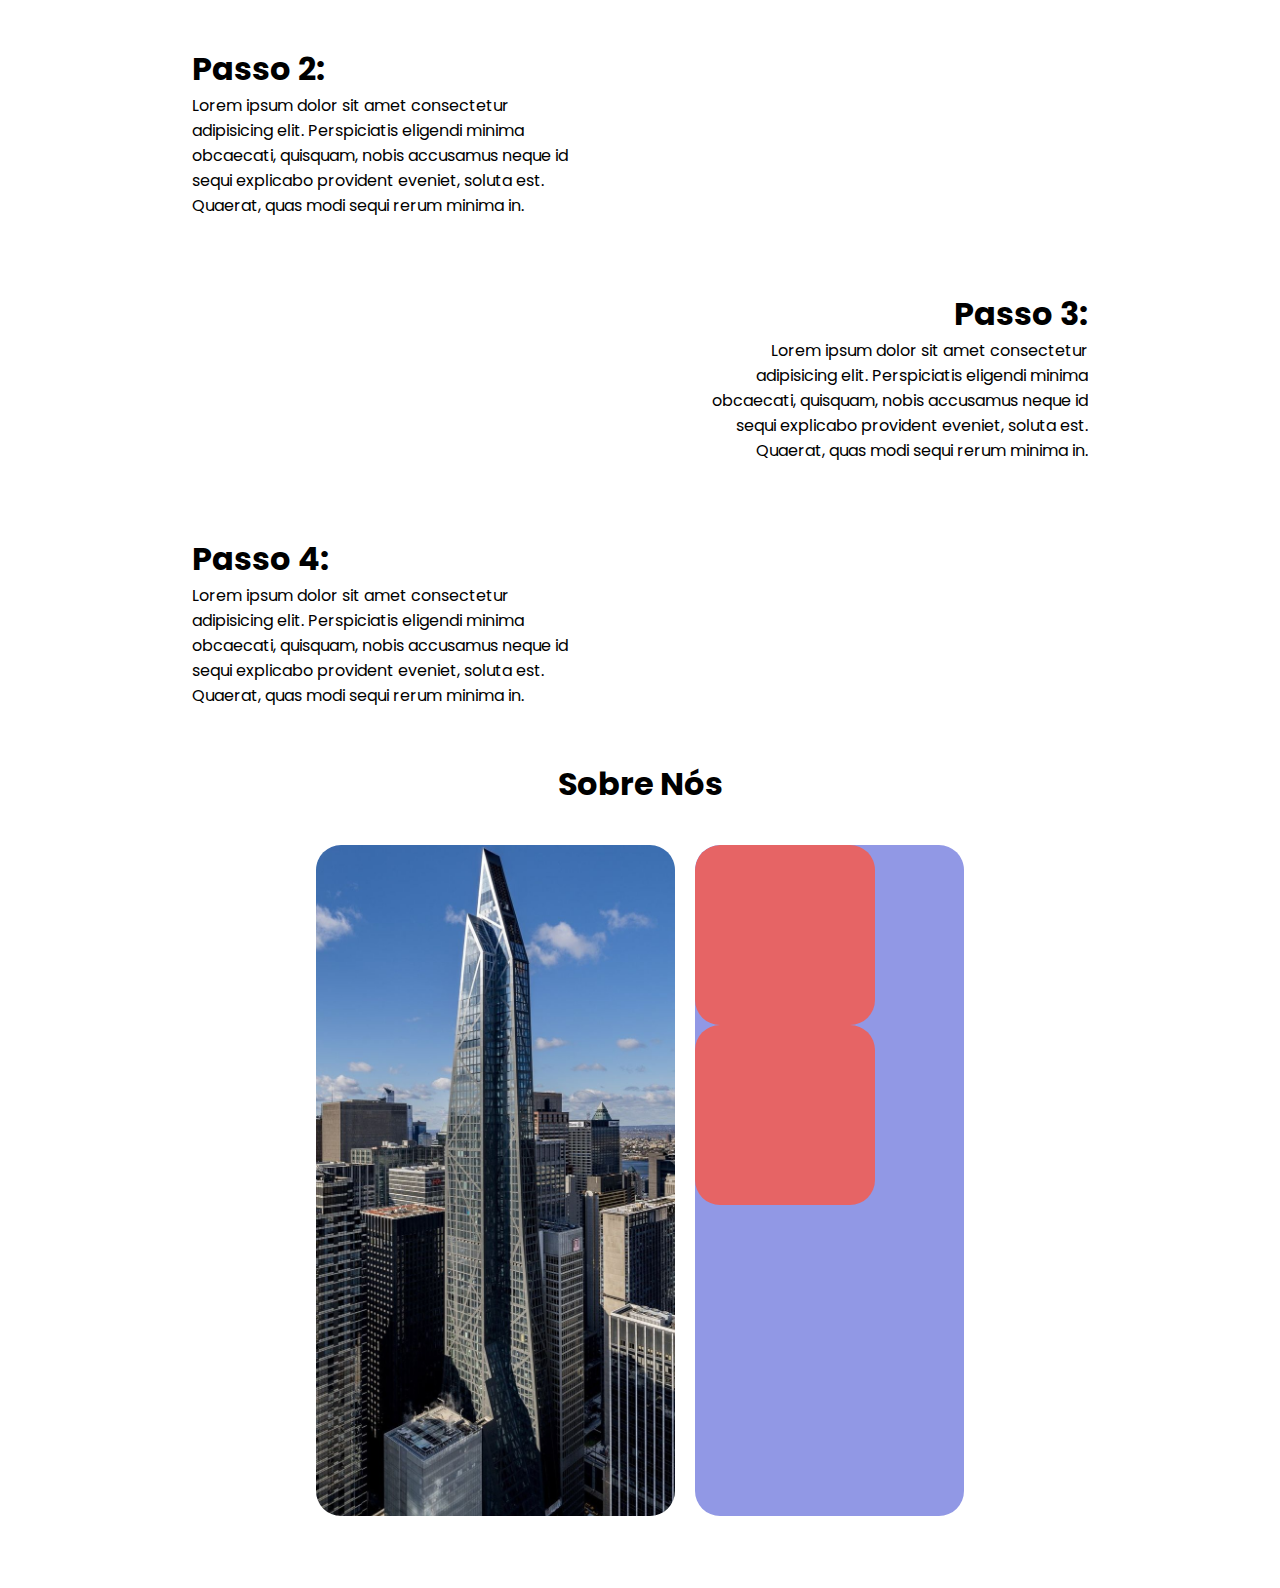
<file: portfolio/portfolio/index.html>
<!DOCTYPE html>
<html lang="en">
<head>
    <meta charset="UTF-8">
    <meta name="viewport" content="width=device-width, initial-scale=1.0">
    <link rel="preconnect" href="https://fonts.googleapis.com">
    <link rel="preconnect" href="https://fonts.gstatic.com" crossorigin>
    <link href="https://fonts.googleapis.com/css2?family=Poppins:ital,wght@0,100;0,200;0,300;0,400;0,500;0,600;0,700;0,800;0,900;1,100;1,200;1,300;1,400;1,500;1,600;1,700;1,800;1,900&display=swap" rel="stylesheet">
    <link rel="preconnect" href="https://fonts.googleapis.com">
    <link rel="preconnect" href="https://fonts.gstatic.com" crossorigin>
    <link href="https://fonts.googleapis.com/css2?family=Lato:ital,wght@0,100;0,300;0,400;0,700;0,900;1,100;1,300;1,400;1,700;1,900&family=Poppins:ital,wght@0,100;0,200;0,300;0,400;0,500;0,600;0,700;0,800;0,900;1,100;1,200;1,300;1,400;1,500;1,600;1,700;1,800;1,900&family=Shippori+Antique&family=Young+Serif&display=swap" rel="stylesheet">
    <link href='https://unpkg.com/boxicons@2.1.4/css/boxicons.min.css' rel='stylesheet'>
    <link rel="stylesheet" href="./css/style.css">
    <link rel="stylesheet" href="./css/reset.css">
    <title>SeeSell</title>
</head>
<body>
    <div class="home">
        <header>
            <div class="left">
                <a href="#portfolio">Portfolio</a>
                <a href="#servico">Serviços</a>
            </div>
            <div class="center">
                <a href="#seesell"><h1>SeeSell</h1></a>
            </div>
            <div class="right">
                <a href="#sobre">Sobre</a>
                <div class="contato">
                    <a href="">Entre Contato</a>
                </div>
            </div>
        </header>
        <div class="wrap" id="seesell">
            <div class="content">
                <div class="texto">
                    <h1>Seu Site Completamente Unico</h1>
                    <p>Lorem ipsum dolor sit amet consectetur, adipisicing elit. Ratione, non inventore. Obcaecati deleniti sunt perspiciatis itaque deserunt beatae, alias inventore nam asperiores quidem quis neque assumenda eveniet sit temporibus animi?</p>
                    <button>Saiba Mais<img height="30px" src="[data-uri]"/></button>
                </div>
                <div class="imagens">
                    <div class="foto-1">
                        <div class="elemento">
                            <h3>Portfolio</h3>
                            <img height="30px" src="./src/right-top-arrow-circle-regular-24.png">
                        </div>
                    </div>
                    <div class="foto-2">
                        <div class="elemento">
                            <h3>Como Funciona</h3>
                            <img height="30px" src="./src/right-top-arrow-circle-regular-24.png">
                        </div>
                    </div>
                </div>
            </div>
        </div>
        
    </div>
    <div class="wrap_port" id="portfolio">
        <h1>Projetos</h1>
        <div class="portfolio">
            <div class="card1">
                <div>
                    <h1>Um Pouco Do Nosso <h1 class="mudar_cor">Trabalho.</h1></h1>
                </div>
                <p>Lorem ipsum dolor sit amet consectetur adipisicing elit. Quibusdam nobis tempora amet possimus eaque sit necessitatibus blanditiis explicabo praesentium et veritatis est reiciendis ducimus dignissimos nesciunt, rem ea, quia perferendis!</p>
            </div>
            <div class="card2">
                <div class="landing">
                    <div class="title">
                        <h1>Landing Page</h1>
                    </div>
                </div>
                <div class="restaurante">
                    <div class="title">
                        <h1>Restaurante</h1>
                    </div>
                </div>
                <div class="web_site">
                    <div class="title">
                        <h1>Web Site</h1>
                    </div>
                </div>
                <div class="divisoes">
                    <div class="buttton">
                        <div>
                            <h1>
                                Ver Todos >
                            </h1>
                        </div>
                    </div>
                    <div class="buttton">
                        <div>
                            <h1>
                                Faça o Seu >
                            </h1>
                        </div>
                    </div>
                </div>
            </div>
            <div class="card-demonstracao">
                <div class="lado1">
                    <div class="card">
                        <div class="img">
                          <div class="save">
                            <svg class="svg" width="683" height="683" viewBox="0 0 683 683" fill="none" xmlns="http://www.w3.org/2000/svg">
                                <g clip-path="url(#clip0_993_25)">
                                <mask id="mask0_993_25" style="mask-type:luminance" maskUnits="userSpaceOnUse" x="0" y="0" width="683" height="683">
                                <path d="M0 -0.00012207H682.667V682.667H0V-0.00012207Z" fill="white"></path>
                                </mask>
                                <g mask="url(#mask0_993_25)">
                                <path d="M148.535 19.9999C137.179 19.9999 126.256 24.5092 118.223 32.5532C110.188 40.5866 105.689 51.4799 105.689 62.8439V633.382C105.689 649.556 118.757 662.667 134.931 662.667H135.039C143.715 662.667 151.961 659.218 158.067 653.09C186.451 624.728 270.212 540.966 304.809 506.434C314.449 496.741 327.623 491.289 341.335 491.289C355.045 491.289 368.22 496.741 377.859 506.434C412.563 541.074 496.752 625.242 524.816 653.348C530.813 659.314 538.845 662.667 547.308 662.667C563.697 662.667 576.979 649.395 576.979 633.019V62.8439C576.979 51.4799 572.48 40.5866 564.447 32.5532C556.412 24.5092 545.489 19.9999 534.133 19.9999H148.535Z" stroke="#CED8DE" stroke-width="40" stroke-miterlimit="10" stroke-linecap="round" stroke-linejoin="round"></path>
                                </g>
                                </g>
                                <defs>
                                <clipPath id="clip0_993_25">
                                <rect width="682.667" height="682.667" fill="white"></rect>
                                </clipPath>
                                </defs>
                            </svg>
                          </div>
                        </div>
                        <div class="text">
                          <p class="h3"> Meeting </p>
                        </div>
                    </div>
                    <div class="card">
                        <div class="img">
                          <div class="save">
                            <svg class="svg" width="683" height="683" viewBox="0 0 683 683" fill="none" xmlns="http://www.w3.org/2000/svg">
                                <g clip-path="url(#clip0_993_25)">
                                <mask id="mask0_993_25" style="mask-type:luminance" maskUnits="userSpaceOnUse" x="0" y="0" width="683" height="683">
                                <path d="M0 -0.00012207H682.667V682.667H0V-0.00012207Z" fill="white"></path>
                                </mask>
                                <g mask="url(#mask0_993_25)">
                                <path d="M148.535 19.9999C137.179 19.9999 126.256 24.5092 118.223 32.5532C110.188 40.5866 105.689 51.4799 105.689 62.8439V633.382C105.689 649.556 118.757 662.667 134.931 662.667H135.039C143.715 662.667 151.961 659.218 158.067 653.09C186.451 624.728 270.212 540.966 304.809 506.434C314.449 496.741 327.623 491.289 341.335 491.289C355.045 491.289 368.22 496.741 377.859 506.434C412.563 541.074 496.752 625.242 524.816 653.348C530.813 659.314 538.845 662.667 547.308 662.667C563.697 662.667 576.979 649.395 576.979 633.019V62.8439C576.979 51.4799 572.48 40.5866 564.447 32.5532C556.412 24.5092 545.489 19.9999 534.133 19.9999H148.535Z" stroke="#CED8DE" stroke-width="40" stroke-miterlimit="10" stroke-linecap="round" stroke-linejoin="round"></path>
                                </g>
                                </g>
                                <defs>
                                <clipPath id="clip0_993_25">
                                <rect width="682.667" height="682.667" fill="white"></rect>
                                </clipPath>
                                </defs>
                            </svg>
                          </div>
                        </div>
                        <div class="text">
                          <p class="h3"> Meeting your Colleagues </p>
                        </div>
                    </div>
                    <div class="card">
                        <div class="img">
                          <div class="save">
                            <svg class="svg" width="683" height="683" viewBox="0 0 683 683" fill="none" xmlns="http://www.w3.org/2000/svg">
                                <g clip-path="url(#clip0_993_25)">
                                <mask id="mask0_993_25" style="mask-type:luminance" maskUnits="userSpaceOnUse" x="0" y="0" width="683" height="683">
                                <path d="M0 -0.00012207H682.667V682.667H0V-0.00012207Z" fill="white"></path>
                                </mask>
                                <g mask="url(#mask0_993_25)">
                                <path d="M148.535 19.9999C137.179 19.9999 126.256 24.5092 118.223 32.5532C110.188 40.5866 105.689 51.4799 105.689 62.8439V633.382C105.689 649.556 118.757 662.667 134.931 662.667H135.039C143.715 662.667 151.961 659.218 158.067 653.09C186.451 624.728 270.212 540.966 304.809 506.434C314.449 496.741 327.623 491.289 341.335 491.289C355.045 491.289 368.22 496.741 377.859 506.434C412.563 541.074 496.752 625.242 524.816 653.348C530.813 659.314 538.845 662.667 547.308 662.667C563.697 662.667 576.979 649.395 576.979 633.019V62.8439C576.979 51.4799 572.48 40.5866 564.447 32.5532C556.412 24.5092 545.489 19.9999 534.133 19.9999H148.535Z" stroke="#CED8DE" stroke-width="40" stroke-miterlimit="10" stroke-linecap="round" stroke-linejoin="round"></path>
                                </g>
                                </g>
                                <defs>
                                <clipPath id="clip0_993_25">
                                <rect width="682.667" height="682.667" fill="white"></rect>
                                </clipPath>
                                </defs>
                            </svg>
                          </div>
                        </div>
                        <div class="text">
                          <p class="h3"> Meeting your Colleagues </p>
                        </div>
                    </div>
                </div>
                <div class="lado1">
                    <div class="card">
                        <div class="img">
                          <div class="save">
                            <svg class="svg" width="683" height="683" viewBox="0 0 683 683" fill="none" xmlns="http://www.w3.org/2000/svg">
                                <g clip-path="url(#clip0_993_25)">
                                <mask id="mask0_993_25" style="mask-type:luminance" maskUnits="userSpaceOnUse" x="0" y="0" width="683" height="683">
                                <path d="M0 -0.00012207H682.667V682.667H0V-0.00012207Z" fill="white"></path>
                                </mask>
                                <g mask="url(#mask0_993_25)">
                                <path d="M148.535 19.9999C137.179 19.9999 126.256 24.5092 118.223 32.5532C110.188 40.5866 105.689 51.4799 105.689 62.8439V633.382C105.689 649.556 118.757 662.667 134.931 662.667H135.039C143.715 662.667 151.961 659.218 158.067 653.09C186.451 624.728 270.212 540.966 304.809 506.434C314.449 496.741 327.623 491.289 341.335 491.289C355.045 491.289 368.22 496.741 377.859 506.434C412.563 541.074 496.752 625.242 524.816 653.348C530.813 659.314 538.845 662.667 547.308 662.667C563.697 662.667 576.979 649.395 576.979 633.019V62.8439C576.979 51.4799 572.48 40.5866 564.447 32.5532C556.412 24.5092 545.489 19.9999 534.133 19.9999H148.535Z" stroke="#CED8DE" stroke-width="40" stroke-miterlimit="10" stroke-linecap="round" stroke-linejoin="round"></path>
                                </g>
                                </g>
                                <defs>
                                <clipPath id="clip0_993_25">
                                <rect width="682.667" height="682.667" fill="white"></rect>
                                </clipPath>
                                </defs>
                            </svg>
                          </div>
                        </div>
                        <div class="text">
                          <p class="h3"> Meeting your Colleagues </p>
                        </div>
                    </div>
                    <div class="card">
                        <div class="img">
                          <div class="save">
                            <svg class="svg" width="683" height="683" viewBox="0 0 683 683" fill="none" xmlns="http://www.w3.org/2000/svg">
                                <g clip-path="url(#clip0_993_25)">
                                <mask id="mask0_993_25" style="mask-type:luminance" maskUnits="userSpaceOnUse" x="0" y="0" width="683" height="683">
                                <path d="M0 -0.00012207H682.667V682.667H0V-0.00012207Z" fill="white"></path>
                                </mask>
                                <g mask="url(#mask0_993_25)">
                                <path d="M148.535 19.9999C137.179 19.9999 126.256 24.5092 118.223 32.5532C110.188 40.5866 105.689 51.4799 105.689 62.8439V633.382C105.689 649.556 118.757 662.667 134.931 662.667H135.039C143.715 662.667 151.961 659.218 158.067 653.09C186.451 624.728 270.212 540.966 304.809 506.434C314.449 496.741 327.623 491.289 341.335 491.289C355.045 491.289 368.22 496.741 377.859 506.434C412.563 541.074 496.752 625.242 524.816 653.348C530.813 659.314 538.845 662.667 547.308 662.667C563.697 662.667 576.979 649.395 576.979 633.019V62.8439C576.979 51.4799 572.48 40.5866 564.447 32.5532C556.412 24.5092 545.489 19.9999 534.133 19.9999H148.535Z" stroke="#CED8DE" stroke-width="40" stroke-miterlimit="10" stroke-linecap="round" stroke-linejoin="round"></path>
                                </g>
                                </g>
                                <defs>
                                <clipPath id="clip0_993_25">
                                <rect width="682.667" height="682.667" fill="white"></rect>
                                </clipPath>
                                </defs>
                            </svg>
                          </div>
                        </div>
                        <div class="text">
                          <p class="h3"> Meeting your Colleagues </p>
                        </div>
                    </div>
                    <div class="card">
                        <div class="img">
                          <div class="save">
                            <svg class="svg" width="683" height="683" viewBox="0 0 683 683" fill="none" xmlns="http://www.w3.org/2000/svg">
                                <g clip-path="url(#clip0_993_25)">
                                <mask id="mask0_993_25" style="mask-type:luminance" maskUnits="userSpaceOnUse" x="0" y="0" width="683" height="683">
                                <path d="M0 -0.00012207H682.667V682.667H0V-0.00012207Z" fill="white"></path>
                                </mask>
                                <g mask="url(#mask0_993_25)">
                                <path d="M148.535 19.9999C137.179 19.9999 126.256 24.5092 118.223 32.5532C110.188 40.5866 105.689 51.4799 105.689 62.8439V633.382C105.689 649.556 118.757 662.667 134.931 662.667H135.039C143.715 662.667 151.961 659.218 158.067 653.09C186.451 624.728 270.212 540.966 304.809 506.434C314.449 496.741 327.623 491.289 341.335 491.289C355.045 491.289 368.22 496.741 377.859 506.434C412.563 541.074 496.752 625.242 524.816 653.348C530.813 659.314 538.845 662.667 547.308 662.667C563.697 662.667 576.979 649.395 576.979 633.019V62.8439C576.979 51.4799 572.48 40.5866 564.447 32.5532C556.412 24.5092 545.489 19.9999 534.133 19.9999H148.535Z" stroke="#CED8DE" stroke-width="40" stroke-miterlimit="10" stroke-linecap="round" stroke-linejoin="round"></path>
                                </g>
                                </g>
                                <defs>
                                <clipPath id="clip0_993_25">
                                <rect width="682.667" height="682.667" fill="white"></rect>
                                </clipPath>
                                </defs>
                            </svg>
                          </div>
                        </div>
                        <div class="text">
                          <p class="h3"> Meeting your Colleagues </p>
                        </div>
                    </div>
                </div>
            </div>
            <div class="card-demonstracao2">
                <div class="lado1">
                    <div class="card">
                        <div class="img">
                          <div class="save">
                            <svg class="svg" width="683" height="683" viewBox="0 0 683 683" fill="none" xmlns="http://www.w3.org/2000/svg">
                                <g clip-path="url(#clip0_993_25)">
                                <mask id="mask0_993_25" style="mask-type:luminance" maskUnits="userSpaceOnUse" x="0" y="0" width="683" height="683">
                                <path d="M0 -0.00012207H682.667V682.667H0V-0.00012207Z" fill="white"></path>
                                </mask>
                                <g mask="url(#mask0_993_25)">
                                <path d="M148.535 19.9999C137.179 19.9999 126.256 24.5092 118.223 32.5532C110.188 40.5866 105.689 51.4799 105.689 62.8439V633.382C105.689 649.556 118.757 662.667 134.931 662.667H135.039C143.715 662.667 151.961 659.218 158.067 653.09C186.451 624.728 270.212 540.966 304.809 506.434C314.449 496.741 327.623 491.289 341.335 491.289C355.045 491.289 368.22 496.741 377.859 506.434C412.563 541.074 496.752 625.242 524.816 653.348C530.813 659.314 538.845 662.667 547.308 662.667C563.697 662.667 576.979 649.395 576.979 633.019V62.8439C576.979 51.4799 572.48 40.5866 564.447 32.5532C556.412 24.5092 545.489 19.9999 534.133 19.9999H148.535Z" stroke="#CED8DE" stroke-width="40" stroke-miterlimit="10" stroke-linecap="round" stroke-linejoin="round"></path>
                                </g>
                                </g>
                                <defs>
                                <clipPath id="clip0_993_25">
                                <rect width="682.667" height="682.667" fill="white"></rect>
                                </clipPath>
                                </defs>
                            </svg>
                          </div>
                        </div>
                        <div class="text">
                          <p class="h3"> your</p>
                        </div>
                    </div>
                    <div class="card">
                        <div class="img">
                          <div class="save">
                            <svg class="svg" width="683" height="683" viewBox="0 0 683 683" fill="none" xmlns="http://www.w3.org/2000/svg">
                                <g clip-path="url(#clip0_993_25)">
                                <mask id="mask0_993_25" style="mask-type:luminance" maskUnits="userSpaceOnUse" x="0" y="0" width="683" height="683">
                                <path d="M0 -0.00012207H682.667V682.667H0V-0.00012207Z" fill="white"></path>
                                </mask>
                                <g mask="url(#mask0_993_25)">
                                <path d="M148.535 19.9999C137.179 19.9999 126.256 24.5092 118.223 32.5532C110.188 40.5866 105.689 51.4799 105.689 62.8439V633.382C105.689 649.556 118.757 662.667 134.931 662.667H135.039C143.715 662.667 151.961 659.218 158.067 653.09C186.451 624.728 270.212 540.966 304.809 506.434C314.449 496.741 327.623 491.289 341.335 491.289C355.045 491.289 368.22 496.741 377.859 506.434C412.563 541.074 496.752 625.242 524.816 653.348C530.813 659.314 538.845 662.667 547.308 662.667C563.697 662.667 576.979 649.395 576.979 633.019V62.8439C576.979 51.4799 572.48 40.5866 564.447 32.5532C556.412 24.5092 545.489 19.9999 534.133 19.9999H148.535Z" stroke="#CED8DE" stroke-width="40" stroke-miterlimit="10" stroke-linecap="round" stroke-linejoin="round"></path>
                                </g>
                                </g>
                                <defs>
                                <clipPath id="clip0_993_25">
                                <rect width="682.667" height="682.667" fill="white"></rect>
                                </clipPath>
                                </defs>
                            </svg>
                          </div>
                        </div>
                        <div class="text">
                          <p class="h3"> Meeting your Colleagues </p>
                        </div>
                    </div>
                    <div class="card">
                        <div class="img">
                          <div class="save">
                            <svg class="svg" width="683" height="683" viewBox="0 0 683 683" fill="none" xmlns="http://www.w3.org/2000/svg">
                                <g clip-path="url(#clip0_993_25)">
                                <mask id="mask0_993_25" style="mask-type:luminance" maskUnits="userSpaceOnUse" x="0" y="0" width="683" height="683">
                                <path d="M0 -0.00012207H682.667V682.667H0V-0.00012207Z" fill="white"></path>
                                </mask>
                                <g mask="url(#mask0_993_25)">
                                <path d="M148.535 19.9999C137.179 19.9999 126.256 24.5092 118.223 32.5532C110.188 40.5866 105.689 51.4799 105.689 62.8439V633.382C105.689 649.556 118.757 662.667 134.931 662.667H135.039C143.715 662.667 151.961 659.218 158.067 653.09C186.451 624.728 270.212 540.966 304.809 506.434C314.449 496.741 327.623 491.289 341.335 491.289C355.045 491.289 368.22 496.741 377.859 506.434C412.563 541.074 496.752 625.242 524.816 653.348C530.813 659.314 538.845 662.667 547.308 662.667C563.697 662.667 576.979 649.395 576.979 633.019V62.8439C576.979 51.4799 572.48 40.5866 564.447 32.5532C556.412 24.5092 545.489 19.9999 534.133 19.9999H148.535Z" stroke="#CED8DE" stroke-width="40" stroke-miterlimit="10" stroke-linecap="round" stroke-linejoin="round"></path>
                                </g>
                                </g>
                                <defs>
                                <clipPath id="clip0_993_25">
                                <rect width="682.667" height="682.667" fill="white"></rect>
                                </clipPath>
                                </defs>
                            </svg>
                          </div>
                        </div>
                        <div class="text">
                          <p class="h3"> Meeting your Colleagues </p>
                        </div>
                    </div>
                </div>
                <div class="lado1">
                    <div class="card">
                        <div class="img">
                          <div class="save">
                            <svg class="svg" width="683" height="683" viewBox="0 0 683 683" fill="none" xmlns="http://www.w3.org/2000/svg">
                                <g clip-path="url(#clip0_993_25)">
                                <mask id="mask0_993_25" style="mask-type:luminance" maskUnits="userSpaceOnUse" x="0" y="0" width="683" height="683">
                                <path d="M0 -0.00012207H682.667V682.667H0V-0.00012207Z" fill="white"></path>
                                </mask>
                                <g mask="url(#mask0_993_25)">
                                <path d="M148.535 19.9999C137.179 19.9999 126.256 24.5092 118.223 32.5532C110.188 40.5866 105.689 51.4799 105.689 62.8439V633.382C105.689 649.556 118.757 662.667 134.931 662.667H135.039C143.715 662.667 151.961 659.218 158.067 653.09C186.451 624.728 270.212 540.966 304.809 506.434C314.449 496.741 327.623 491.289 341.335 491.289C355.045 491.289 368.22 496.741 377.859 506.434C412.563 541.074 496.752 625.242 524.816 653.348C530.813 659.314 538.845 662.667 547.308 662.667C563.697 662.667 576.979 649.395 576.979 633.019V62.8439C576.979 51.4799 572.48 40.5866 564.447 32.5532C556.412 24.5092 545.489 19.9999 534.133 19.9999H148.535Z" stroke="#CED8DE" stroke-width="40" stroke-miterlimit="10" stroke-linecap="round" stroke-linejoin="round"></path>
                                </g>
                                </g>
                                <defs>
                                <clipPath id="clip0_993_25">
                                <rect width="682.667" height="682.667" fill="white"></rect>
                                </clipPath>
                                </defs>
                            </svg>
                          </div>
                        </div>
                        <div class="text">
                          <p class="h3"> Meeting your Colleagues </p>
                        </div>
                    </div>
                    <div class="card">
                        <div class="img">
                          <div class="save">
                            <svg class="svg" width="683" height="683" viewBox="0 0 683 683" fill="none" xmlns="http://www.w3.org/2000/svg">
                                <g clip-path="url(#clip0_993_25)">
                                <mask id="mask0_993_25" style="mask-type:luminance" maskUnits="userSpaceOnUse" x="0" y="0" width="683" height="683">
                                <path d="M0 -0.00012207H682.667V682.667H0V-0.00012207Z" fill="white"></path>
                                </mask>
                                <g mask="url(#mask0_993_25)">
                                <path d="M148.535 19.9999C137.179 19.9999 126.256 24.5092 118.223 32.5532C110.188 40.5866 105.689 51.4799 105.689 62.8439V633.382C105.689 649.556 118.757 662.667 134.931 662.667H135.039C143.715 662.667 151.961 659.218 158.067 653.09C186.451 624.728 270.212 540.966 304.809 506.434C314.449 496.741 327.623 491.289 341.335 491.289C355.045 491.289 368.22 496.741 377.859 506.434C412.563 541.074 496.752 625.242 524.816 653.348C530.813 659.314 538.845 662.667 547.308 662.667C563.697 662.667 576.979 649.395 576.979 633.019V62.8439C576.979 51.4799 572.48 40.5866 564.447 32.5532C556.412 24.5092 545.489 19.9999 534.133 19.9999H148.535Z" stroke="#CED8DE" stroke-width="40" stroke-miterlimit="10" stroke-linecap="round" stroke-linejoin="round"></path>
                                </g>
                                </g>
                                <defs>
                                <clipPath id="clip0_993_25">
                                <rect width="682.667" height="682.667" fill="white"></rect>
                                </clipPath>
                                </defs>
                            </svg>
                          </div>
                        </div>
                        <div class="text">
                          <p class="h3"> Meeting your Colleagues </p>
                        </div>
                    </div>
                    <div class="card">
                        <div class="img">
                          <div class="save">
                            <svg class="svg" width="683" height="683" viewBox="0 0 683 683" fill="none" xmlns="http://www.w3.org/2000/svg">
                                <g clip-path="url(#clip0_993_25)">
                                <mask id="mask0_993_25" style="mask-type:luminance" maskUnits="userSpaceOnUse" x="0" y="0" width="683" height="683">
                                <path d="M0 -0.00012207H682.667V682.667H0V-0.00012207Z" fill="white"></path>
                                </mask>
                                <g mask="url(#mask0_993_25)">
                                <path d="M148.535 19.9999C137.179 19.9999 126.256 24.5092 118.223 32.5532C110.188 40.5866 105.689 51.4799 105.689 62.8439V633.382C105.689 649.556 118.757 662.667 134.931 662.667H135.039C143.715 662.667 151.961 659.218 158.067 653.09C186.451 624.728 270.212 540.966 304.809 506.434C314.449 496.741 327.623 491.289 341.335 491.289C355.045 491.289 368.22 496.741 377.859 506.434C412.563 541.074 496.752 625.242 524.816 653.348C530.813 659.314 538.845 662.667 547.308 662.667C563.697 662.667 576.979 649.395 576.979 633.019V62.8439C576.979 51.4799 572.48 40.5866 564.447 32.5532C556.412 24.5092 545.489 19.9999 534.133 19.9999H148.535Z" stroke="#CED8DE" stroke-width="40" stroke-miterlimit="10" stroke-linecap="round" stroke-linejoin="round"></path>
                                </g>
                                </g>
                                <defs>
                                <clipPath id="clip0_993_25">
                                <rect width="682.667" height="682.667" fill="white"></rect>
                                </clipPath>
                                </defs>
                            </svg>
                          </div>
                        </div>
                        <div class="text">
                          <p class="h3"> Meeting your Colleagues </p>
                        </div>
                    </div>
                </div>
            </div>
            <div class="card-demonstracao3">
                <div class="lado1">
                    <div class="card">
                        <div class="img">
                          <div class="save">
                            <svg class="svg" width="683" height="683" viewBox="0 0 683 683" fill="none" xmlns="http://www.w3.org/2000/svg">
                                <g clip-path="url(#clip0_993_25)">
                                <mask id="mask0_993_25" style="mask-type:luminance" maskUnits="userSpaceOnUse" x="0" y="0" width="683" height="683">
                                <path d="M0 -0.00012207H682.667V682.667H0V-0.00012207Z" fill="white"></path>
                                </mask>
                                <g mask="url(#mask0_993_25)">
                                <path d="M148.535 19.9999C137.179 19.9999 126.256 24.5092 118.223 32.5532C110.188 40.5866 105.689 51.4799 105.689 62.8439V633.382C105.689 649.556 118.757 662.667 134.931 662.667H135.039C143.715 662.667 151.961 659.218 158.067 653.09C186.451 624.728 270.212 540.966 304.809 506.434C314.449 496.741 327.623 491.289 341.335 491.289C355.045 491.289 368.22 496.741 377.859 506.434C412.563 541.074 496.752 625.242 524.816 653.348C530.813 659.314 538.845 662.667 547.308 662.667C563.697 662.667 576.979 649.395 576.979 633.019V62.8439C576.979 51.4799 572.48 40.5866 564.447 32.5532C556.412 24.5092 545.489 19.9999 534.133 19.9999H148.535Z" stroke="#CED8DE" stroke-width="40" stroke-miterlimit="10" stroke-linecap="round" stroke-linejoin="round"></path>
                                </g>
                                </g>
                                <defs>
                                <clipPath id="clip0_993_25">
                                <rect width="682.667" height="682.667" fill="white"></rect>
                                </clipPath>
                                </defs>
                            </svg>
                          </div>
                        </div>
                        <div class="text">
                          <p class="h3">Colleagues </p>
                        </div>
                    </div>
                    <div class="card">
                        <div class="img">
                          <div class="save">
                            <svg class="svg" width="683" height="683" viewBox="0 0 683 683" fill="none" xmlns="http://www.w3.org/2000/svg">
                                <g clip-path="url(#clip0_993_25)">
                                <mask id="mask0_993_25" style="mask-type:luminance" maskUnits="userSpaceOnUse" x="0" y="0" width="683" height="683">
                                <path d="M0 -0.00012207H682.667V682.667H0V-0.00012207Z" fill="white"></path>
                                </mask>
                                <g mask="url(#mask0_993_25)">
                                <path d="M148.535 19.9999C137.179 19.9999 126.256 24.5092 118.223 32.5532C110.188 40.5866 105.689 51.4799 105.689 62.8439V633.382C105.689 649.556 118.757 662.667 134.931 662.667H135.039C143.715 662.667 151.961 659.218 158.067 653.09C186.451 624.728 270.212 540.966 304.809 506.434C314.449 496.741 327.623 491.289 341.335 491.289C355.045 491.289 368.22 496.741 377.859 506.434C412.563 541.074 496.752 625.242 524.816 653.348C530.813 659.314 538.845 662.667 547.308 662.667C563.697 662.667 576.979 649.395 576.979 633.019V62.8439C576.979 51.4799 572.48 40.5866 564.447 32.5532C556.412 24.5092 545.489 19.9999 534.133 19.9999H148.535Z" stroke="#CED8DE" stroke-width="40" stroke-miterlimit="10" stroke-linecap="round" stroke-linejoin="round"></path>
                                </g>
                                </g>
                                <defs>
                                <clipPath id="clip0_993_25">
                                <rect width="682.667" height="682.667" fill="white"></rect>
                                </clipPath>
                                </defs>
                            </svg>
                          </div>
                        </div>
                        <div class="text">
                          <p class="h3"> Meeting your Colleagues </p>
                        </div>
                    </div>
                    <div class="card">
                        <div class="img">
                          <div class="save">
                            <svg class="svg" width="683" height="683" viewBox="0 0 683 683" fill="none" xmlns="http://www.w3.org/2000/svg">
                                <g clip-path="url(#clip0_993_25)">
                                <mask id="mask0_993_25" style="mask-type:luminance" maskUnits="userSpaceOnUse" x="0" y="0" width="683" height="683">
                                <path d="M0 -0.00012207H682.667V682.667H0V-0.00012207Z" fill="white"></path>
                                </mask>
                                <g mask="url(#mask0_993_25)">
                                <path d="M148.535 19.9999C137.179 19.9999 126.256 24.5092 118.223 32.5532C110.188 40.5866 105.689 51.4799 105.689 62.8439V633.382C105.689 649.556 118.757 662.667 134.931 662.667H135.039C143.715 662.667 151.961 659.218 158.067 653.09C186.451 624.728 270.212 540.966 304.809 506.434C314.449 496.741 327.623 491.289 341.335 491.289C355.045 491.289 368.22 496.741 377.859 506.434C412.563 541.074 496.752 625.242 524.816 653.348C530.813 659.314 538.845 662.667 547.308 662.667C563.697 662.667 576.979 649.395 576.979 633.019V62.8439C576.979 51.4799 572.48 40.5866 564.447 32.5532C556.412 24.5092 545.489 19.9999 534.133 19.9999H148.535Z" stroke="#CED8DE" stroke-width="40" stroke-miterlimit="10" stroke-linecap="round" stroke-linejoin="round"></path>
                                </g>
                                </g>
                                <defs>
                                <clipPath id="clip0_993_25">
                                <rect width="682.667" height="682.667" fill="white"></rect>
                                </clipPath>
                                </defs>
                            </svg>
                          </div>
                        </div>
                        <div class="text">
                          <p class="h3"> Meeting your Colleagues </p>
                        </div>
                    </div>
                </div>
                <div class="lado1">
                    <div class="card">
                        <div class="img">
                          <div class="save">
                            <svg class="svg" width="683" height="683" viewBox="0 0 683 683" fill="none" xmlns="http://www.w3.org/2000/svg">
                                <g clip-path="url(#clip0_993_25)">
                                <mask id="mask0_993_25" style="mask-type:luminance" maskUnits="userSpaceOnUse" x="0" y="0" width="683" height="683">
                                <path d="M0 -0.00012207H682.667V682.667H0V-0.00012207Z" fill="white"></path>
                                </mask>
                                <g mask="url(#mask0_993_25)">
                                <path d="M148.535 19.9999C137.179 19.9999 126.256 24.5092 118.223 32.5532C110.188 40.5866 105.689 51.4799 105.689 62.8439V633.382C105.689 649.556 118.757 662.667 134.931 662.667H135.039C143.715 662.667 151.961 659.218 158.067 653.09C186.451 624.728 270.212 540.966 304.809 506.434C314.449 496.741 327.623 491.289 341.335 491.289C355.045 491.289 368.22 496.741 377.859 506.434C412.563 541.074 496.752 625.242 524.816 653.348C530.813 659.314 538.845 662.667 547.308 662.667C563.697 662.667 576.979 649.395 576.979 633.019V62.8439C576.979 51.4799 572.48 40.5866 564.447 32.5532C556.412 24.5092 545.489 19.9999 534.133 19.9999H148.535Z" stroke="#CED8DE" stroke-width="40" stroke-miterlimit="10" stroke-linecap="round" stroke-linejoin="round"></path>
                                </g>
                                </g>
                                <defs>
                                <clipPath id="clip0_993_25">
                                <rect width="682.667" height="682.667" fill="white"></rect>
                                </clipPath>
                                </defs>
                            </svg>
                          </div>
                        </div>
                        <div class="text">
                          <p class="h3"> Meeting your Colleagues </p>
                        </div>
                    </div>
                    <div class="card">
                        <div class="img">
                          <div class="save">
                            <svg class="svg" width="683" height="683" viewBox="0 0 683 683" fill="none" xmlns="http://www.w3.org/2000/svg">
                                <g clip-path="url(#clip0_993_25)">
                                <mask id="mask0_993_25" style="mask-type:luminance" maskUnits="userSpaceOnUse" x="0" y="0" width="683" height="683">
                                <path d="M0 -0.00012207H682.667V682.667H0V-0.00012207Z" fill="white"></path>
                                </mask>
                                <g mask="url(#mask0_993_25)">
                                <path d="M148.535 19.9999C137.179 19.9999 126.256 24.5092 118.223 32.5532C110.188 40.5866 105.689 51.4799 105.689 62.8439V633.382C105.689 649.556 118.757 662.667 134.931 662.667H135.039C143.715 662.667 151.961 659.218 158.067 653.09C186.451 624.728 270.212 540.966 304.809 506.434C314.449 496.741 327.623 491.289 341.335 491.289C355.045 491.289 368.22 496.741 377.859 506.434C412.563 541.074 496.752 625.242 524.816 653.348C530.813 659.314 538.845 662.667 547.308 662.667C563.697 662.667 576.979 649.395 576.979 633.019V62.8439C576.979 51.4799 572.48 40.5866 564.447 32.5532C556.412 24.5092 545.489 19.9999 534.133 19.9999H148.535Z" stroke="#CED8DE" stroke-width="40" stroke-miterlimit="10" stroke-linecap="round" stroke-linejoin="round"></path>
                                </g>
                                </g>
                                <defs>
                                <clipPath id="clip0_993_25">
                                <rect width="682.667" height="682.667" fill="white"></rect>
                                </clipPath>
                                </defs>
                            </svg>
                          </div>
                        </div>
                        <div class="text">
                          <p class="h3"> Meeting your Colleagues </p>
                        </div>
                    </div>
                    <div class="card">
                        <div class="img">
                          <div class="save">
                            <svg class="svg" width="683" height="683" viewBox="0 0 683 683" fill="none" xmlns="http://www.w3.org/2000/svg">
                                <g clip-path="url(#clip0_993_25)">
                                <mask id="mask0_993_25" style="mask-type:luminance" maskUnits="userSpaceOnUse" x="0" y="0" width="683" height="683">
                                <path d="M0 -0.00012207H682.667V682.667H0V-0.00012207Z" fill="white"></path>
                                </mask>
                                <g mask="url(#mask0_993_25)">
                                <path d="M148.535 19.9999C137.179 19.9999 126.256 24.5092 118.223 32.5532C110.188 40.5866 105.689 51.4799 105.689 62.8439V633.382C105.689 649.556 118.757 662.667 134.931 662.667H135.039C143.715 662.667 151.961 659.218 158.067 653.09C186.451 624.728 270.212 540.966 304.809 506.434C314.449 496.741 327.623 491.289 341.335 491.289C355.045 491.289 368.22 496.741 377.859 506.434C412.563 541.074 496.752 625.242 524.816 653.348C530.813 659.314 538.845 662.667 547.308 662.667C563.697 662.667 576.979 649.395 576.979 633.019V62.8439C576.979 51.4799 572.48 40.5866 564.447 32.5532C556.412 24.5092 545.489 19.9999 534.133 19.9999H148.535Z" stroke="#CED8DE" stroke-width="40" stroke-miterlimit="10" stroke-linecap="round" stroke-linejoin="round"></path>
                                </g>
                                </g>
                                <defs>
                                <clipPath id="clip0_993_25">
                                <rect width="682.667" height="682.667" fill="white"></rect>
                                </clipPath>
                                </defs>
                            </svg>
                          </div>
                        </div>
                        <div class="text">
                          <p class="h3"> Meeting your Colleagues </p>
                        </div>
                    </div>
                </div>
            </div>
        </div>
    </div>
    <div class="wrap_Servico" id="servico">
      <h1>Serviços</h1>
      <div class="servico">
        <div class="card">
          <div class="tittle">
            <h1>Desenvolvimento de Website</h1>
          </div>
          <div class="text">
            Lorem ipsum, dolor sit amet consectetur adipisicing elit. Quidem ratione illo non a et incidunt? Earum autem dolorum, eum vero saepe et illum praesentium dignissimos corporis dolor? Beatae, cupiditate porro.
          </div>
        </div>
        <div class="card">
          <div class="tittle">
            <h1>Gestor de Trafico</h1>
          </div>
          <div class="text">
            Lorem ipsum, dolor sit amet consectetur adipisicing elit. Quidem ratione illo non a et incidunt? Earum autem dolorum, eum vero saepe et illum praesentium dignissimos corporis dolor? Beatae, cupiditate porro.
          </div>
        </div>
        <div class="card">
          <div class="tittle">
            <h1>Social Media Manager</h1>
          </div>
          <div class="text">
            Lorem ipsum, dolor sit amet consectetur adipisicing elit. Quidem ratione illo non a et incidunt? Earum autem dolorum, eum vero saepe et illum praesentium dignissimos corporis dolor? Beatae, cupiditate porro.
          </div>
        </div>
      </div>
    </div>
    <div class="wrap_saiba">
      <div class="saiba_mais">
        <h1>Como Funciona</h1>
        <div class="etapa1">
          <div class="text_etapa1">
            <h1>Passo 1:</h1>
            <p>Lorem ipsum dolor sit amet consectetur adipisicing elit. Perspiciatis eligendi minima obcaecati, quisquam, nobis accusamus neque id sequi explicabo provident eveniet, soluta est. Quaerat, quas modi sequi rerum minima in.</p>
          </div>
        </div>
        <div class="etapa2">
          <div class="text_etapa2">
            <h1>Passo 2:</h1>
            <p>Lorem ipsum dolor sit amet consectetur adipisicing elit. Perspiciatis eligendi minima obcaecati, quisquam, nobis accusamus neque id sequi explicabo provident eveniet, soluta est. Quaerat, quas modi sequi rerum minima in.</p>
          </div>
        </div>
        <div class="etapa1">
          <div class="text_etapa1">
            <h1>Passo 3:</h1>
            <p>Lorem ipsum dolor sit amet consectetur adipisicing elit. Perspiciatis eligendi minima obcaecati, quisquam, nobis accusamus neque id sequi explicabo provident eveniet, soluta est. Quaerat, quas modi sequi rerum minima in.</p>
          </div>
        </div>
        <div class="etapa2">
          <div class="text_etapa2">
            <h1>Passo 4:</h1>
            <p>Lorem ipsum dolor sit amet consectetur adipisicing elit. Perspiciatis eligendi minima obcaecati, quisquam, nobis accusamus neque id sequi explicabo provident eveniet, soluta est. Quaerat, quas modi sequi rerum minima in.</p>
          </div>
        </div>
      </div>
    </div>
    <div class="wrap_sobre" id="sobre">
      <h1>Sobre Nós</h1>
      <div class="sobre">
        <div class="about_left">

        </div>
        <div class="about_rigth">
          <div class="about_top">
            <div class="midle_rigth"></div>
            <div class="midle_rigth"></div>
          </div>
        </div>
      </div>
    </div>
  <script src="script.js"></script>
</body>
</html>
</file>
<file: portfolio/css/style.css>
:root{
    --bg: white;
    --primaria: #37acf0;
    --bk: black;

}


body{
    background-color: var(--bg);
    font-family: "Poppins", sans-serif;
    overflow-y: hidden;
    justify-content: center;
}

.home{
    display: flex;
    justify-content: center;
    
}
header{
    font-family: "Poppins", sans-serif;
    background-color: var(--bg);
    display: flex;
    flex-direction: row;
    justify-content: space-between;
    align-items: center;
    height: 8vh;
    width: 100vw;
    position: fixed;
    box-shadow: rgba(0, 0, 0, 0.24) 0px 3px 8px;

}
header a:hover{
    color: var(--primaria);
}


header .left{
    margin-left: 5vw;
}

header .left a{
    margin-right: 25px;
}

header .center{
    color: var(--primaria);
}

header .right{
    display: flex;
    margin-right: 5vw;
}

.contato{
    display: flex;
    justify-content: center;
    align-items: center;
    background-color:var(--primaria);
    color: var(--bg);
    width: 130px;
    border-radius: 20px;
    margin-left: 25px;
}

.contato a:hover{
    color: var(--bg);
}

.home .wrap{
    font-family: "Shippori Antique", sans-serif;
    display: flex;
    align-items: center;
    height: 100vh;
}

.home .content{
    margin-top: 8vh;
    color: rgb(255, 255, 255);
    background: url('../src/bg.jpg');
    background-position: center;
    background-size: cover;
    background-repeat: no-repeat;
    width: 95vw;
    height: 80vh;
    display: flex;
    flex-direction: column;
    justify-content: start;
    align-items: center;
    border-radius: 25px;
}
.home .content .texto{
    margin-top: 10vh;
    max-width: 450px;
    display: flex;
    flex-direction: column;
    justify-content: center;
    align-items: center;
    text-align: center;
}

.home .content .texto h1{
    color: var(--bg);
    font-size: 40px;
    text-align: center;
}

.home .content .texto button{
    height: 50px;
    width: 170px;
    background-color: var(--primaria);
    border: none;
    border-radius: 40px;
    margin-top: 20px;
    display: flex;
    justify-content: center;
    align-items: center;
    gap: 5px;
    font-size: 16px;
    cursor: pointer;
}
.home .content .imagens{
    display: flex;
    justify-content: center;
    align-items: center;
    margin-top: 30px;
    gap: 20px;
}

.home .content .imagens .foto-1{
    height: 280px;
    width: 400px;
    /* background-color: rgb(94, 29, 29); */
    background-image: url('../src/bg-image1.png');
    background-repeat: no-repeat;
    background-size: cover;
    background-position: left;
    border-radius: 25px;
    box-shadow: rgba(50, 50, 93, 0.25) 0px 30px 60px -12px inset, rgba(0, 0, 0, 0.3) 0px 18px 36px -18px inset;
    display: flex;
    justify-content: end;
    align-items: end;
    
}

.elemento{
    display: flex;
    align-items: center;
    justify-content: end;
    gap:10px;
    margin-right: 10px;
    margin-bottom: 10px;
    cursor: pointer;
    transition-property: transform;
    transition-duration: 0.3s;
    transition-timing-function: ease;

}

.elemento:hover{
    transform: translateY(-5px);
}

.home .content .imagens .foto-2{
    height: 280px;
    width: 400px;
    /* background-color: blueviolet; */
    background-image: url('../src/bg-image2-1.png');
    background-repeat: no-repeat;
    background-size: cover;
    background-position: center;
    border-radius: 25px;
    box-shadow: rgba(50, 50, 93, 0.25) 0px 30px 60px -12px inset, rgba(0, 0, 0, 0.3) 0px 18px 36px -18px inset;
    display: flex;
    justify-content: end;
    align-items: end;
}

.wrap_port{
    gap: 10px;
    display: flex;
    flex-direction: column;
    justify-content: center;
    align-items: center;
    height: 110vh;
}

.wrap_port h1{
    /* font-family: "Shippori Antique", sans-serif; */
    font-family: "Poppins", sans-serif;
    font-weight: 800;
    font-size: 40px;
}

.portfolio{
    /* background-color: green; */
    display: flex;
    gap: 40px;
    justify-content: center;
    align-items: center;
    width: 95vw;
    height: 80vh;
}

.portfolio .card1{
    background: url("../src/foto-capa-port.jpg");
    border-radius: 25px;
    width: 30vw;
    height: 80vh;
    background-repeat: no-repeat;
    background-size: cover;
    background-position: center;
    color: var(--bg);
    display: flex;
    flex-direction: column;
    align-items: center;
    text-align: center;
    gap: 20px;
}

.portfolio .card1 div{
    margin-top: 20px;
}

.mudar_cor{
    color: var(--primaria);
}

.portfolio .card1 p{
    max-width: 400px;
}


.portfolio .card2{
    border-radius: 25px;
    width: 33vw;
    height: 80vh;
    display: flex;
    flex-direction: column;
    align-items: center;
    justify-content:center;
    gap: 20px;
}
.portfolio .card2 .landing{
    color: var(--bg);
    width: 30vw;
    height: 18vh;
    background: url("../src/landing-page.jpg");
    background-repeat: no-repeat;
    background-size: cover;
    background-position: right;
    border-radius: 25px;
    cursor: pointer;
    transition: transform .2s;
    box-shadow: rgba(50, 50, 93, 0.25) 0px 30px 60px -12px inset, rgba(0, 0, 0, 0.3) 0px 18px 36px -18px inset;
}

.portfolio .card2 .landing:hover{
    transform: translateX(10px);
}

.portfolio .card2 .landing .title{
    margin-left: 10px;
}

.portfolio .card2 .restaurante{
    color: var(--bg);
    width: 30vw;
    height: 18vh;
    background: url("../src/restaurante.jpg");
    background-repeat: no-repeat;
    background-size: cover;
    background-position: right;
    border-radius: 25px;
    cursor: pointer;
    transition: transform .2s;
    box-shadow: rgba(50, 50, 93, 0.25) 0px 30px 60px -12px inset, rgba(0, 0, 0, 0.3) 0px 18px 36px -18px inset;
}


.portfolio .card2 .restaurante:hover{
    transform: translateX(10px);
}

.portfolio .card2 .restaurante .title{
    margin-left: 10px;
}

.portfolio .card2 .web_site{
    color: var(--bg);
    width: 30vw;
    height: 18vh;
    background: url("../src/web_site.jpg");
    background-repeat: no-repeat;
    background-size: cover;
    background-position: center;
    border-radius: 25px;
    cursor: pointer;
    transition: transform .2s;
    box-shadow: rgba(50, 50, 93, 0.25) 0px 30px 60px -12px inset, rgba(0, 0, 0, 0.3) 0px 18px 36px -18px inset;
}

.portfolio .card2 .web_site:hover{
    transform: translateX(10px);
}

.portfolio .card2 .web_site .title{
    margin-left: 10px;
}

.portfolio .card2 .divisoes{
    width: 30vw;
    height: 20vh;
    border-radius: 25px;
    display: flex;
    align-items: center;
    justify-content: space-between;
    overflow-y: hidden;
}

.portfolio .card2 .divisoes .buttton{
    overflow-y: hidden;
    width: 14vw;
    height: 10vh;
    cursor: pointer;
    transition: transform .2s;
    color: var(--primaria);
}

.portfolio .card2 .divisoes .buttton:hover{
    transform: scale(0.98);
}

.portfolio .card-demonstracao{
    display: none;
    background-color: rgb(255, 255, 255);
    width: 28vw;
    height: 80vh;
    border-radius: 25px;
}

.portfolio .card-demonstracao.active{
    animation-name: slideInRigth;
    animation-duration: 0.8s;
    animation-timing-function: ease-out;
    display: flex;
    justify-content: center;
    align-items: center;
}

.portfolio .card-demonstracao2{
    display: none;
    background-color: rgb(255, 255, 255);
    width: 28vw;
    height: 80vh;
    border-radius: 25px;
}

.portfolio .card-demonstracao2.active{
    animation-name: slideInRigth;
    animation-duration: 0.8s;
    animation-timing-function: ease-out;
    display: flex;
    justify-content: center;
    align-items: center;
}

.portfolio .card-demonstracao3{
    display: none;
    background-color: rgb(255, 255, 255);
    width: 28vw;
    height: 80vh;
    border-radius: 25px;
}

.portfolio .card-demonstracao3.active{
    animation-name: slideInRigth;
    animation-duration: 0.8s;
    animation-timing-function: ease-out;
    display: flex;
    justify-content: center;
    align-items: center;
}

.wrap_port .portfolio .card2 .divisoes .buttton{
    display: flex;
    justify-content: center;
    align-items: center;
}

.wrap_port .portfolio .card2 .divisoes .buttton div{
    color: black;
}

.wrap_port .portfolio .card2 .divisoes .buttton div:hover{
    color: var(--primaria);
}

.lado1 .card {
    width: 210px;
    height: 210px;
    background: white;
    border-radius: 30px;
    box-shadow: 15px 15px 20px #bebebe,
    -15px -15px 30px #ffffff;
    transition: 0.2s ease-in-out;
}
  
.img {
    width: 100%;
    height: 50%;
    border-top-left-radius: 30px;
    border-top-right-radius: 30px;
    background: linear-gradient(#e66465, #9198e5);
    display: flex;
    align-items: top;
    justify-content: right;
}
  
.save {
    transition: 0.2s ease-in-out;
    border-radius: 10px;
    margin: 20px;
    width: 30px;
    height: 30px;
    background-color: #ffffff;
    display: flex;
    align-items: center;
    justify-content: center;
}
  
.text {
    margin: 20px;
    display: flex;
    flex-direction: column;
    align-items: space-around;
}
  
.save .svg {
    transition: 0.2s ease-in-out;
    width: 15px;
    height: 15px;
}
  
.icon-box {
    margin-top: 15px;
    width: 70%;
    padding: 10px;
    background-color: #e3fff9;
    border-radius: 10px;
    display: flex;
    align-items: center;
    justify-content: left;
}
  
.icon-box svg {
    width: 17px;
}
  
.text .h3 {
    font-family: 'Lucida Sans' sans-serif;
    font-size: 15px;
    font-weight: 600;
    color: black;
}
  
.text .p {
    font-family: 'Lucida Sans' sans-serif;
    color: #999999;
    font-size: 13px;
}
  
.icon-box .span {
    margin-left: 10px;
    font-family: 'Lucida Sans' sans-serif;
    font-size: 13px;
    font-weight: 500;
    color: #9198e5;
}
  
.lado1 .card:hover {
    cursor: pointer;
    box-shadow: 0px 10px 20px rgba(0,0,0,0.1);
}
  
.save:hover {
    transform: scale(1.1) rotate(10deg);
}
  
.save:hover .svg {
    fill: #ced8de;
}

.lado1{
    gap: 20px;
    display: flex;
    flex-direction: column;
    align-items: center;
    width: 100%;
    height: 100%;
}

.wrap_Servico{
    height: 110vh;
    width: 100vw;
    display: flex;
    flex-direction: column;
    justify-content: center;
    align-items: center;
}

.servico{
    width: 95vw;
    height: 85vh;
    display: flex;
    align-items: center;
    justify-content: center;
    gap: 50px;
}

.servico .card {
    cursor: pointer;
    width: 25vw;
    height: 80vh;
    background: rgb(255, 255, 255);
    border-radius: 25px;
    border: 3px solid var(--bk);
    transition: all .2s;
    box-shadow: 12px 12px 2px 1px var(--primaria);
    display: flex;
    flex-direction: column;
    justify-content: baseline;
    align-items: center;
}
   
.servico .card:hover {
    box-shadow: -12px 12px 2px -1px var(--primaria);
}

.servico .card .tittle{
    text-align: center;
    margin-top: 5px;
}

.servico .card .text{
    text-align: center;
    max-width: 300px;
}

.saiba_mais{
    width: 95vw;
    height: 100%;
    display: flex;
    flex-direction: column;
    align-items: center;
}

.wrap_saiba{
    height: 120vh;
    display: flex;
    justify-content: center;
}

.saiba_mais .etapa1{
    display: flex;
    width: 70vw;
    justify-content: right;
}

.saiba_mais .etapa1 .text_etapa1{
    margin-top: 8vh;
    text-align: right;
    max-width: 400px;
}

.saiba_mais .etapa2{
    display: flex;
    width: 70vw;
    justify-content: left;
}

.saiba_mais .etapa2 .text_etapa2{
    margin-top: 8vh;
    text-align: left;
    max-width: 400px;
}

.wrap_sobre{
    height: 92vh;
    width: 100vw;
    display: flex;
    flex-direction: column;
    align-items: center;
    background-color: rgb(255, 255, 255);
}

.sobre{
    width: 95vw;
    height: 90%;
    display: flex;
    justify-content: center;
    align-items: center;
    background-color: #ffffff;
    gap: 20px;
}

.about_left{
    background-image: url("../src/53W53.jpg");
    background-size: cover;
    background-repeat: no-repeat;
    width: 28vw;
    height: 90%;
    border-radius: 25px;
    display: flex;
    justify-content: center;
    align-items: center;
}
.about_rigth{
    display: flex;
    flex-direction: column;
    align-items: center;
    width: 25vw;
    height: 90%;
    border-radius: 25px;
    background-color: #ffffff;
    gap: 10px;
}

.minus{
    background-color: var(--primaria);
    width: 20vh;
    height: 20vh;
    border-radius: 25px;
    display: flex;
    justify-content: center;
    align-items: center;
    color: var(--bg);
}
.minus .text-blocs h1{
    font-weight: 800;
    font-size: 85px;
}

.minus .text-blocs p{
    text-align: center
}

.about_top{
    display: flex;
    gap: 10px;
    height: 27%;
}

.about_bottom{
    display:flex;
    flex-direction: column;
    gap: 10px;
    height: 43%;
}
.lateral{
    background-color: var(--primaria);
    width: 42vh;
    height: 20vh;
    border-radius: 25px;
}


@keyframes slideInRigth {
    from{
        transform: translateX(28vw);
    }
    to{
        transform: translateX(0);
    }

}
</file>
<file: portfolio/portfolio/css/style.css>
:root{
    --bg: white;
    --primaria: #37acf0;
    --bk: black;

}


body{
    background-color: var(--bg);
    font-family: "Poppins", sans-serif;
    overflow-y: hidden;
    justify-content: center;
}

.home{
    display: flex;
    justify-content: center;
    
}
header{
    font-family: "Poppins", sans-serif;
    background-color: var(--bg);
    display: flex;
    flex-direction: row;
    justify-content: space-between;
    align-items: center;
    height: 8vh;
    width: 100vw;
    position: fixed;
    box-shadow: rgba(0, 0, 0, 0.24) 0px 3px 8px;

}
header a:hover{
    color: var(--primaria);
}


header .left{
    margin-left: 5vw;
}

header .left a{
    margin-right: 25px;
}

header .center{
    color: var(--primaria);
}

header .right{
    display: flex;
    margin-right: 5vw;
}

.contato{
    display: flex;
    justify-content: center;
    align-items: center;
    background-color:var(--primaria);
    color: var(--bg);
    width: 130px;
    border-radius: 20px;
    margin-left: 25px;
}

.contato a:hover{
    color: var(--bg);
}

.home .wrap{
    font-family: "Shippori Antique", sans-serif;
    display: flex;
    align-items: center;
    height: 100vh;
}

.home .content{
    margin-top: 8vh;
    color: rgb(255, 255, 255);
    background: url('../src/bg.jpg');
    background-position: center;
    background-size: cover;
    background-repeat: no-repeat;
    width: 95vw;
    height: 80vh;
    display: flex;
    flex-direction: column;
    justify-content: start;
    align-items: center;
    border-radius: 25px;
}
.home .content .texto{
    margin-top: 10vh;
    max-width: 450px;
    display: flex;
    flex-direction: column;
    justify-content: center;
    align-items: center;
    text-align: center;
}

.home .content .texto h1{
    color: var(--bg);
    font-size: 40px;
    text-align: center;
}

.home .content .texto button{
    height: 50px;
    width: 170px;
    background-color: var(--primaria);
    border: none;
    border-radius: 40px;
    margin-top: 20px;
    display: flex;
    justify-content: center;
    align-items: center;
    gap: 5px;
    font-size: 16px;
    cursor: pointer;
}
.home .content .imagens{
    display: flex;
    justify-content: center;
    align-items: center;
    margin-top: 30px;
    gap: 20px;
}

.home .content .imagens .foto-1{
    height: 280px;
    width: 400px;
    /* background-color: rgb(94, 29, 29); */
    background-image: url('../src/bg-image1.png');
    background-repeat: no-repeat;
    background-size: cover;
    background-position: left;
    border-radius: 25px;
    box-shadow: rgba(50, 50, 93, 0.25) 0px 30px 60px -12px inset, rgba(0, 0, 0, 0.3) 0px 18px 36px -18px inset;
    display: flex;
    justify-content: end;
    align-items: end;
    
}

.elemento{
    display: flex;
    align-items: center;
    justify-content: end;
    gap:10px;
    margin-right: 10px;
    margin-bottom: 10px;
    cursor: pointer;
    transition-property: transform;
    transition-duration: 0.3s;
    transition-timing-function: ease;

}

.elemento:hover{
    transform: translateY(-5px);
}

.home .content .imagens .foto-2{
    height: 280px;
    width: 400px;
    /* background-color: blueviolet; */
    background-image: url('../src/bg-image2-1.png');
    background-repeat: no-repeat;
    background-size: cover;
    background-position: center;
    border-radius: 25px;
    box-shadow: rgba(50, 50, 93, 0.25) 0px 30px 60px -12px inset, rgba(0, 0, 0, 0.3) 0px 18px 36px -18px inset;
    display: flex;
    justify-content: end;
    align-items: end;
}

.wrap_port{
    gap: 10px;
    display: flex;
    flex-direction: column;
    justify-content: center;
    align-items: center;
    height: 110vh;
}

.wrap_port h1{
    /* font-family: "Shippori Antique", sans-serif; */
    font-family: "Poppins", sans-serif;
    font-weight: 800;
    font-size: 40px;
}

.portfolio{
    /* background-color: green; */
    display: flex;
    gap: 40px;
    justify-content: center;
    align-items: center;
    width: 95vw;
    height: 80vh;
}

.portfolio .card1{
    background: url("../src/foto-capa-port.jpg");
    border-radius: 25px;
    width: 30vw;
    height: 80vh;
    background-repeat: no-repeat;
    background-size: cover;
    background-position: center;
    color: var(--bg);
    display: flex;
    flex-direction: column;
    align-items: center;
    text-align: center;
    gap: 20px;
}

.portfolio .card1 div{
    margin-top: 20px;
}

.mudar_cor{
    color: var(--primaria);
}

.portfolio .card1 p{
    max-width: 400px;
}


.portfolio .card2{
    border-radius: 25px;
    width: 33vw;
    height: 80vh;
    display: flex;
    flex-direction: column;
    align-items: center;
    justify-content:center;
    gap: 20px;
}
.portfolio .card2 .landing{
    color: var(--bg);
    width: 30vw;
    height: 18vh;
    background: url("../src/landing-page.jpg");
    background-repeat: no-repeat;
    background-size: cover;
    background-position: right;
    border-radius: 25px;
    cursor: pointer;
    transition: transform .2s;
    box-shadow: rgba(50, 50, 93, 0.25) 0px 30px 60px -12px inset, rgba(0, 0, 0, 0.3) 0px 18px 36px -18px inset;
}

.portfolio .card2 .landing:hover{
    transform: translateX(10px);
}

.portfolio .card2 .landing .title{
    margin-left: 10px;
}

.portfolio .card2 .restaurante{
    color: var(--bg);
    width: 30vw;
    height: 18vh;
    background: url("../src/restaurante.jpg");
    background-repeat: no-repeat;
    background-size: cover;
    background-position: right;
    border-radius: 25px;
    cursor: pointer;
    transition: transform .2s;
    box-shadow: rgba(50, 50, 93, 0.25) 0px 30px 60px -12px inset, rgba(0, 0, 0, 0.3) 0px 18px 36px -18px inset;
}


.portfolio .card2 .restaurante:hover{
    transform: translateX(10px);
}

.portfolio .card2 .restaurante .title{
    margin-left: 10px;
}

.portfolio .card2 .web_site{
    color: var(--bg);
    width: 30vw;
    height: 18vh;
    background: url("../src/web_site.jpg");
    background-repeat: no-repeat;
    background-size: cover;
    background-position: center;
    border-radius: 25px;
    cursor: pointer;
    transition: transform .2s;
    box-shadow: rgba(50, 50, 93, 0.25) 0px 30px 60px -12px inset, rgba(0, 0, 0, 0.3) 0px 18px 36px -18px inset;
}

.portfolio .card2 .web_site:hover{
    transform: translateX(10px);
}

.portfolio .card2 .web_site .title{
    margin-left: 10px;
}

.portfolio .card2 .divisoes{
    width: 30vw;
    height: 20vh;
    border-radius: 25px;
    display: flex;
    align-items: center;
    justify-content: space-between;
    overflow-y: hidden;
}

.portfolio .card2 .divisoes .buttton{
    overflow-y: hidden;
    width: 14vw;
    height: 10vh;
    cursor: pointer;
    transition: transform .2s;
    color: var(--primaria);
}

.portfolio .card2 .divisoes .buttton:hover{
    transform: scale(0.98);
}

.portfolio .card-demonstracao{
    display: none;
    background-color: rgb(255, 255, 255);
    width: 28vw;
    height: 80vh;
    border-radius: 25px;
}

.portfolio .card-demonstracao.active{
    animation-name: slideInRigth;
    animation-duration: 0.8s;
    animation-timing-function: ease-out;
    display: flex;
    justify-content: center;
    align-items: center;
}

.portfolio .card-demonstracao2{
    display: none;
    background-color: rgb(255, 255, 255);
    width: 28vw;
    height: 80vh;
    border-radius: 25px;
}

.portfolio .card-demonstracao2.active{
    animation-name: slideInRigth;
    animation-duration: 0.8s;
    animation-timing-function: ease-out;
    display: flex;
    justify-content: center;
    align-items: center;
}

.portfolio .card-demonstracao3{
    display: none;
    background-color: rgb(255, 255, 255);
    width: 28vw;
    height: 80vh;
    border-radius: 25px;
}

.portfolio .card-demonstracao3.active{
    animation-name: slideInRigth;
    animation-duration: 0.8s;
    animation-timing-function: ease-out;
    display: flex;
    justify-content: center;
    align-items: center;
}

.wrap_port .portfolio .card2 .divisoes .buttton{
    display: flex;
    justify-content: center;
    align-items: center;
}

.wrap_port .portfolio .card2 .divisoes .buttton div{
    color: black;
}

.wrap_port .portfolio .card2 .divisoes .buttton div:hover{
    color: var(--primaria);
}

.lado1 .card {
    width: 210px;
    height: 210px;
    background: white;
    border-radius: 30px;
    box-shadow: 15px 15px 20px #bebebe,
    -15px -15px 30px #ffffff;
    transition: 0.2s ease-in-out;
}
  
.img {
    width: 100%;
    height: 50%;
    border-top-left-radius: 30px;
    border-top-right-radius: 30px;
    background: linear-gradient(#e66465, #9198e5);
    display: flex;
    align-items: top;
    justify-content: right;
}
  
.save {
    transition: 0.2s ease-in-out;
    border-radius: 10px;
    margin: 20px;
    width: 30px;
    height: 30px;
    background-color: #ffffff;
    display: flex;
    align-items: center;
    justify-content: center;
}
  
.text {
    margin: 20px;
    display: flex;
    flex-direction: column;
    align-items: space-around;
}
  
.save .svg {
    transition: 0.2s ease-in-out;
    width: 15px;
    height: 15px;
}
  
.icon-box {
    margin-top: 15px;
    width: 70%;
    padding: 10px;
    background-color: #e3fff9;
    border-radius: 10px;
    display: flex;
    align-items: center;
    justify-content: left;
}
  
.icon-box svg {
    width: 17px;
}
  
.text .h3 {
    font-family: 'Lucida Sans' sans-serif;
    font-size: 15px;
    font-weight: 600;
    color: black;
}
  
.text .p {
    font-family: 'Lucida Sans' sans-serif;
    color: #999999;
    font-size: 13px;
}
  
.icon-box .span {
    margin-left: 10px;
    font-family: 'Lucida Sans' sans-serif;
    font-size: 13px;
    font-weight: 500;
    color: #9198e5;
}
  
.lado1 .card:hover {
    cursor: pointer;
    box-shadow: 0px 10px 20px rgba(0,0,0,0.1);
}
  
.save:hover {
    transform: scale(1.1) rotate(10deg);
}
  
.save:hover .svg {
    fill: #ced8de;
}

.lado1{
    gap: 20px;
    display: flex;
    flex-direction: column;
    align-items: center;
    width: 100%;
    height: 100%;
}

.wrap_Servico{
    height: 110vh;
    width: 100vw;
    display: flex;
    flex-direction: column;
    justify-content: center;
    align-items: center;
}

.servico{
    width: 95vw;
    height: 85vh;
    display: flex;
    align-items: center;
    justify-content: center;
    gap: 50px;
}

.servico .card {
    cursor: pointer;
    width: 25vw;
    height: 80vh;
    background: rgb(255, 255, 255);
    border-radius: 25px;
    border: 3px solid var(--bk);
    transition: all .2s;
    box-shadow: 12px 12px 2px 1px var(--primaria);
    display: flex;
    flex-direction: column;
    justify-content: baseline;
    align-items: center;
}
   
.servico .card:hover {
    box-shadow: -12px 12px 2px -1px var(--primaria);
}

.servico .card .tittle{
    text-align: center;
    margin-top: 5px;
}

.servico .card .text{
    text-align: center;
    max-width: 300px;
}

.saiba_mais{
    width: 95vw;
    height: 100%;
    display: flex;
    flex-direction: column;
    align-items: center;
}

.wrap_saiba{
    height: 120vh;
    display: flex;
    justify-content: center;
}

.saiba_mais .etapa1{
    display: flex;
    width: 70vw;
    justify-content: right;
}

.saiba_mais .etapa1 .text_etapa1{
    margin-top: 8vh;
    text-align: right;
    max-width: 400px;
}

.saiba_mais .etapa2{
    display: flex;
    width: 70vw;
    justify-content: left;
}

.saiba_mais .etapa2 .text_etapa2{
    margin-top: 8vh;
    text-align: left;
    max-width: 400px;
}

.wrap_sobre{
    height: 92vh;
    width: 100vw;
    display: flex;
    flex-direction: column;
    align-items: center;
    background-color: rgb(255, 255, 255);
}

.sobre{
    width: 95vw;
    height: 90%;
    display: flex;
    justify-content: center;
    align-items: center;
    background-color: #ffffff;
    gap: 20px;
}

.about_left{
    background-image: url("../src/53W53.jpg");
    background-size: cover;
    background-repeat: no-repeat;
    width: 28vw;
    height: 90%;
    border-radius: 25px;
    display: flex;
    justify-content: center;
    align-items: center;
}
.about_rigth{
    width: 21vw;
    height: 90%;
    border-radius: 25px;
    display: flex;
    background-color: #9198e5;
    gap: 20px;
}

.about_rigth .midle_rigth{
    background-color: #e66465;
    width: 20vh;
    height: 20vh;
    border-radius: 25px;
}


@keyframes slideInRigth {
    from{
        transform: translateX(28vw);
    }
    to{
        transform: translateX(0);
    }

}
</file>
